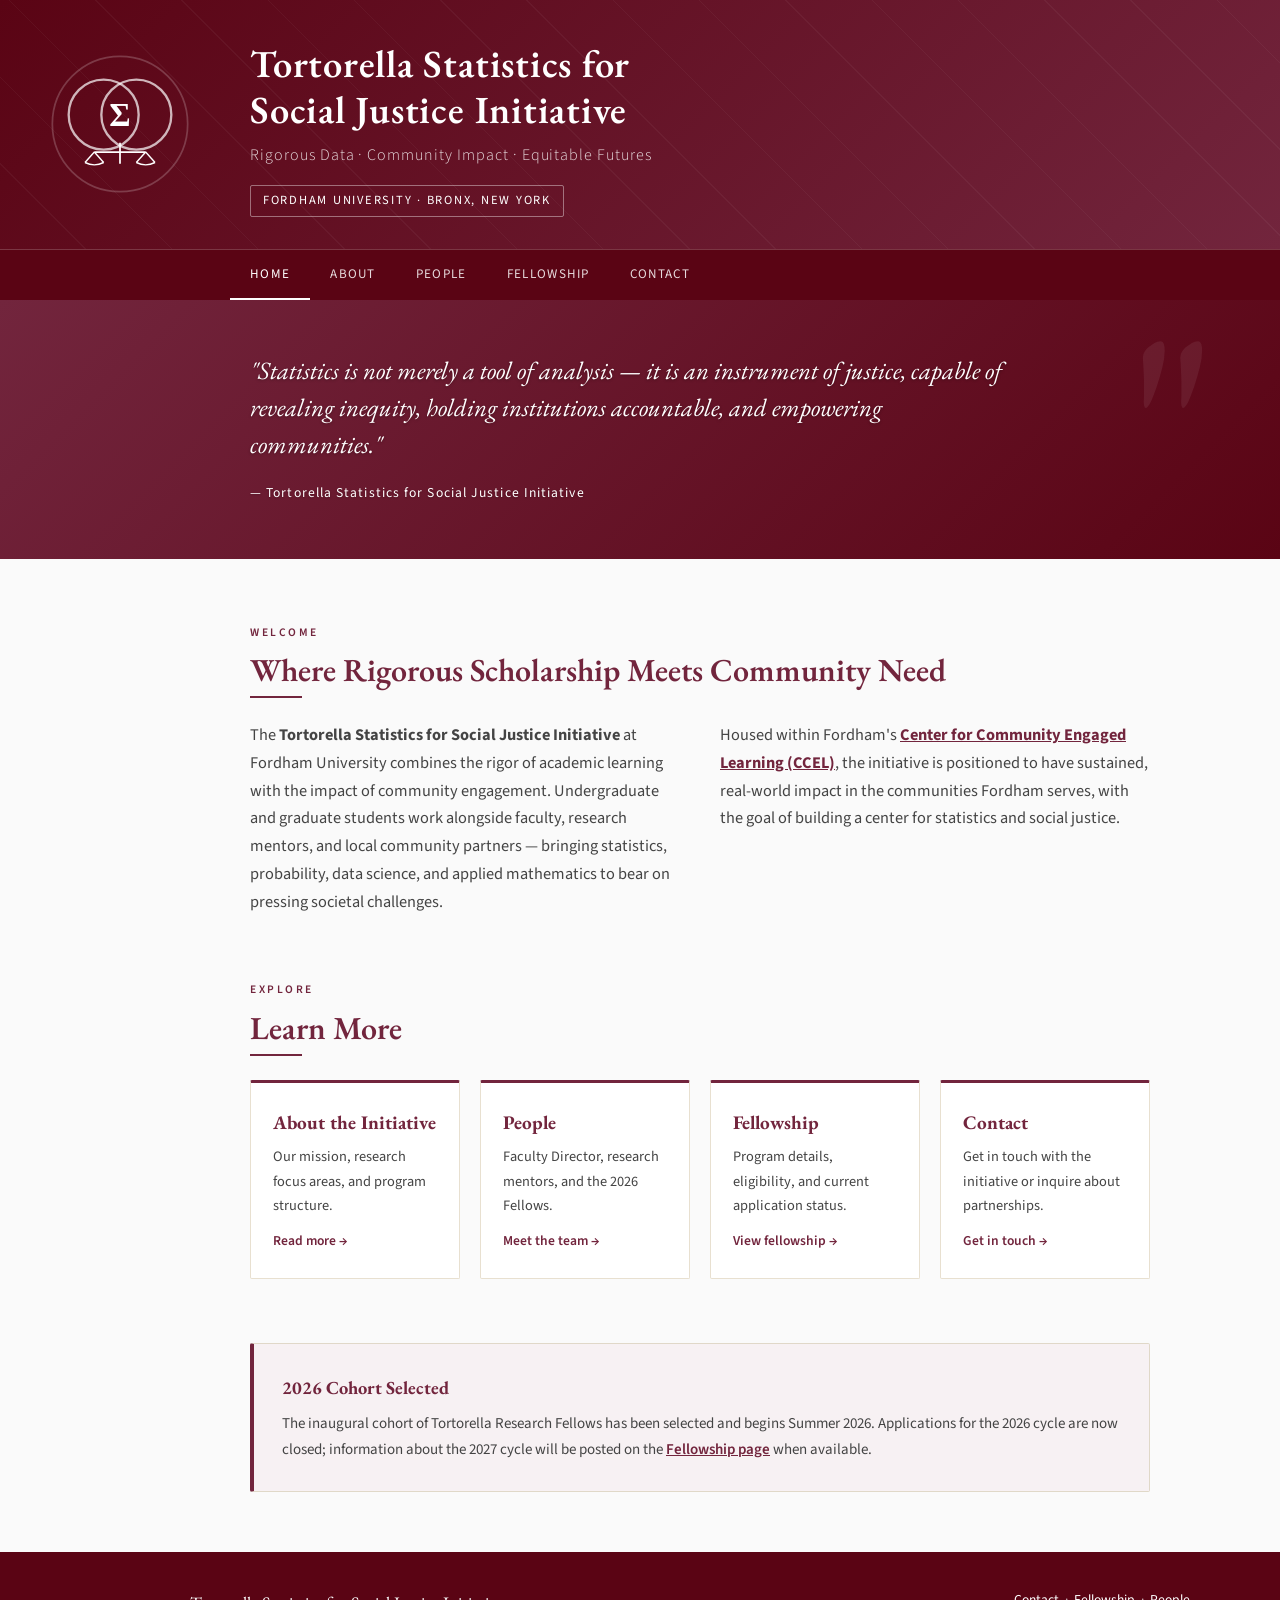
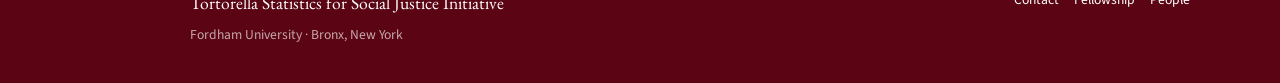
<file: index.html>
<!DOCTYPE html>
<html lang="en">
<head>
<meta charset="UTF-8"/>
<meta name="viewport" content="width=device-width, initial-scale=1.0"/>
<title>Tortorella Statistics for Social Justice Initiative – Fordham University</title>
<link href="https://fonts.googleapis.com/css2?family=EB+Garamond:ital,wght@0,400;0,600;1,400&family=Libre+Baskerville:ital,wght@0,400;0,700;1,400&family=Source+Sans+3:wght@300;400;600&display=swap" rel="stylesheet"/>
<link rel="icon" href="favicon.svg" type="image/svg+xml"/>
<link rel="stylesheet" href="styles.css"/>
</head>
<body>

<!-- HEADER -->
<header>
  <div class="header-inner">
    <div class="header-logo-area">
      <svg xmlns="http://www.w3.org/2000/svg" viewBox="0 0 120 120" width="140" height="140">
        <circle cx="60" cy="60" r="58" fill="none" stroke="white" stroke-width="1.5" opacity="0.2"/>
        <circle cx="46" cy="52" r="30" fill="none" stroke="white" stroke-width="2" opacity="0.7"/>
        <circle cx="74" cy="52" r="30" fill="none" stroke="white" stroke-width="2" opacity="0.7"/>
        <text x="60" y="62" text-anchor="middle" font-family="Georgia,serif" font-size="28" fill="white" font-weight="bold">Σ</text>
        <line x1="38" y1="84" x2="82" y2="84" stroke="white" stroke-width="1.5"/>
        <line x1="60" y1="76" x2="60" y2="94" stroke="white" stroke-width="1.5"/>
        <line x1="38" y1="84" x2="30" y2="93" stroke="white" stroke-width="1.2"/>
        <line x1="38" y1="84" x2="46" y2="93" stroke="white" stroke-width="1.2"/>
        <path d="M30,93 Q38,97 46,93" fill="none" stroke="white" stroke-width="1.2"/>
        <line x1="82" y1="84" x2="90" y2="93" stroke="white" stroke-width="1.2"/>
        <line x1="82" y1="84" x2="74" y2="93" stroke="white" stroke-width="1.2"/>
        <path d="M74,93 Q82,97 90,93" fill="none" stroke="white" stroke-width="1.2"/>
      </svg>
    </div>
    <div class="header-text">
      <h1><a href="index.html">Tortorella Statistics for<br>Social Justice Initiative</a></h1>
      <div class="tagline">Rigorous Data · Community Impact · Equitable Futures</div>
      <div class="fordham-badge">Fordham University · Bronx, New York</div>
    </div>
  </div>
</header>

<!-- NAVIGATION -->
<nav>
  <ul>
    <li><a href="index.html" class="active">Home</a></li>
    <li><a href="about.html">About</a></li>
    <li><a href="people.html">People</a></li>
    <li><a href="fellowship.html">Fellowship</a></li>
    <li><a href="contact.html">Contact</a></li>
  </ul>
</nav>

<!-- HERO QUOTE -->
<div class="hero-strip with-quote">
  <div class="hero-strip-inner">
    <blockquote>
      "Statistics is not merely a tool of analysis — it is an instrument of justice,
      capable of revealing inequity, holding institutions accountable, and empowering communities."
    </blockquote>
    <cite>— Tortorella Statistics for Social Justice Initiative</cite>
  </div>
</div>

<!-- MAIN -->
<div class="page-wrap" style="padding-top:0;">

  <!-- INTRO -->
  <section>
    <div class="section-label">Welcome</div>
    <h2>Where Rigorous Scholarship Meets Community Need</h2>
    <div class="section-rule"></div>
    <div class="two-col">
      <div>
        <p>
          The <strong>Tortorella Statistics for Social Justice Initiative</strong> at Fordham University
          combines the rigor of academic learning with the impact of community engagement.
          Undergraduate and graduate students work alongside faculty, research mentors, and local
          community partners — bringing statistics, probability, data science, and applied mathematics
          to bear on pressing societal challenges.
        </p>
      </div>
      <div>
        <p>
          Housed within Fordham's <strong><a href="https://www.fordham.edu/about/leadership-and-administration/administrative-offices/external-affairs/center-for-community-engaged-learning/about-us/" target="_blank" style="color:var(--maroon);text-decoration:underline;">Center for Community Engaged Learning (CCEL)</a></strong>,
          the initiative is positioned to have sustained, real-world impact in the communities
          Fordham serves, with the goal of building a center for statistics and social justice.
        </p>
      </div>
    </div>
  </section>

  <!-- QUICK LINKS -->
  <section>
    <div class="section-label">Explore</div>
    <h2>Learn More</h2>
    <div class="section-rule"></div>
    <div class="quick-links">
      <a class="quick-link" href="about.html">
        <h3>About the Initiative</h3>
        <p>Our mission, research focus areas, and program structure.</p>
        <span class="arrow">Read more →</span>
      </a>
      <a class="quick-link" href="people.html">
        <h3>People</h3>
        <p>Faculty Director, research mentors, and the 2026 Fellows.</p>
        <span class="arrow">Meet the team →</span>
      </a>
      <a class="quick-link" href="fellowship.html">
        <h3>Fellowship</h3>
        <p>Program details, eligibility, and current application status.</p>
        <span class="arrow">View fellowship →</span>
      </a>
      <a class="quick-link" href="contact.html">
        <h3>Contact</h3>
        <p>Get in touch with the initiative or inquire about partnerships.</p>
        <span class="arrow">Get in touch →</span>
      </a>
    </div>
  </section>

  <!-- 2026 STATUS CALLOUT -->
  <section>
    <div class="partner-box" style="border-left:4px solid var(--maroon);">
      <h3>2026 Cohort Selected</h3>
      <p>
        The inaugural cohort of Tortorella Research Fellows has been selected and begins
        Summer 2026. Applications for the 2026 cycle are now closed; information about the
        2027 cycle will be posted on the <a href="fellowship.html" style="color:var(--maroon);font-weight:600;text-decoration:underline;">Fellowship page</a> when available.
      </p>
    </div>
  </section>

</div>

<!-- FOOTER -->
<footer>
  <div class="footer-inner">
    <div>
      <div class="footer-brand">Tortorella Statistics for Social Justice Initiative</div>
      <div>Fordham University · Bronx, New York</div>
    </div>
    <div>
      <a href="contact.html">Contact</a> &nbsp;·&nbsp;
      <a href="fellowship.html">Fellowship</a> &nbsp;·&nbsp;
      <a href="people.html">People</a>
    </div>
  </div>
</footer>

</body>
</html>
</file>
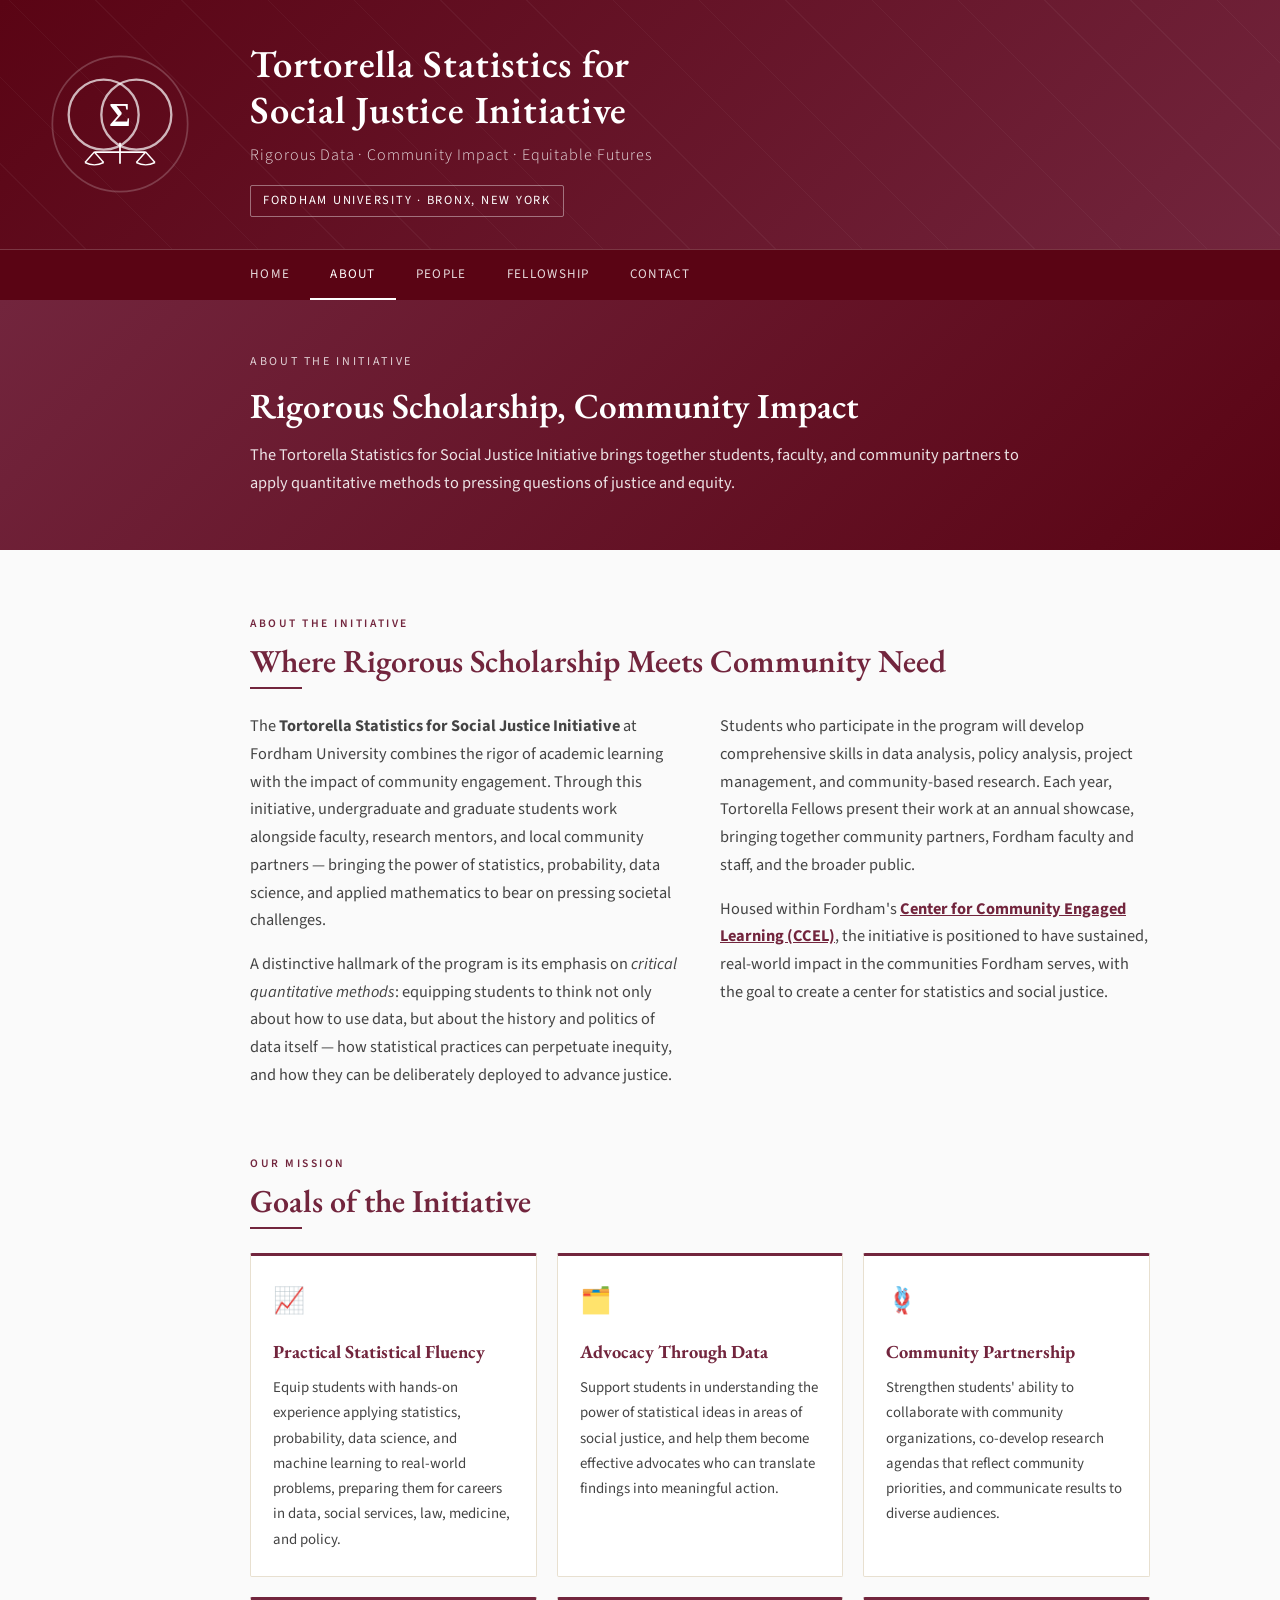
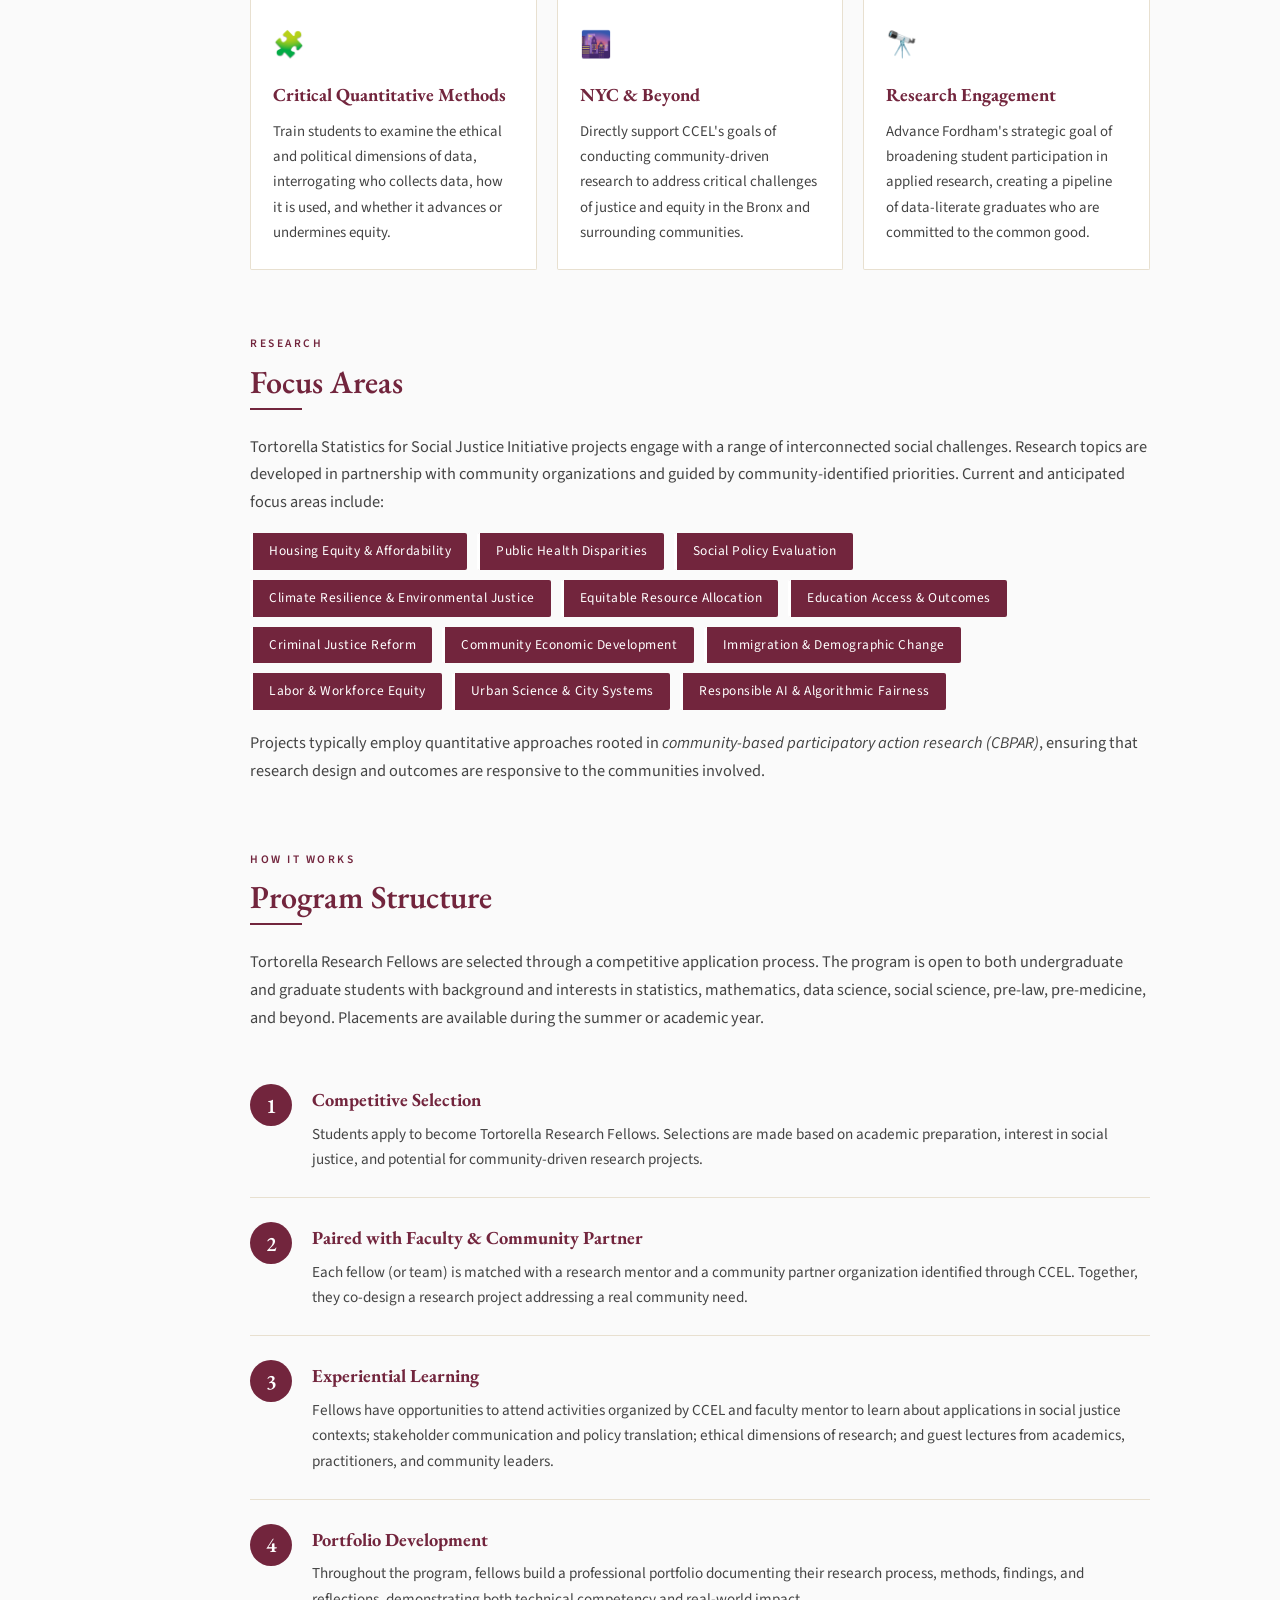
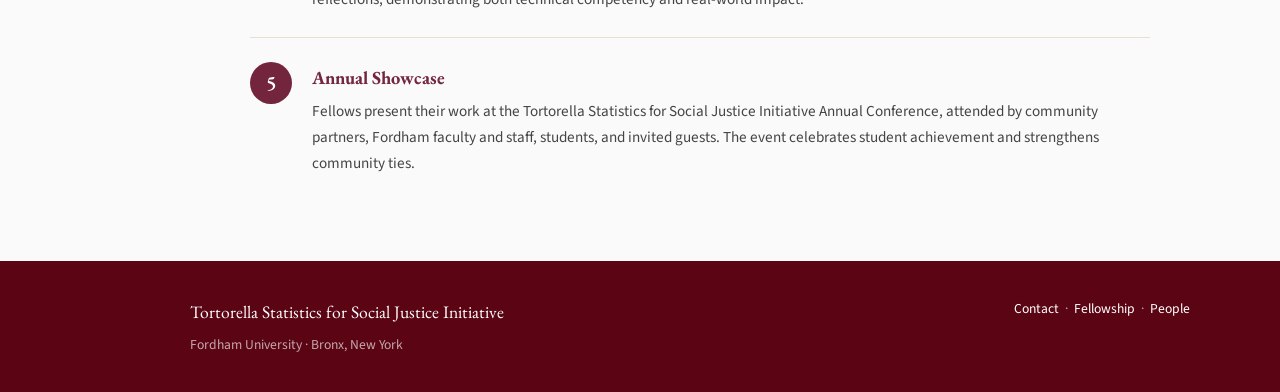
<file: about.html>
<!DOCTYPE html>
<html lang="en">
<head>
<meta charset="UTF-8"/>
<meta name="viewport" content="width=device-width, initial-scale=1.0"/>
<title>About — Tortorella Statistics for Social Justice Initiative</title>
<link href="https://fonts.googleapis.com/css2?family=EB+Garamond:ital,wght@0,400;0,600;1,400&family=Libre+Baskerville:ital,wght@0,400;0,700;1,400&family=Source+Sans+3:wght@300;400;600&display=swap" rel="stylesheet"/>
<link rel="icon" href="favicon.svg" type="image/svg+xml"/>
<link rel="stylesheet" href="styles.css"/>
</head>
<body>

<!-- HEADER -->
<header>
  <div class="header-inner">
    <div class="header-logo-area">
      <svg xmlns="http://www.w3.org/2000/svg" viewBox="0 0 120 120" width="140" height="140">
        <circle cx="60" cy="60" r="58" fill="none" stroke="white" stroke-width="1.5" opacity="0.2"/>
        <circle cx="46" cy="52" r="30" fill="none" stroke="white" stroke-width="2" opacity="0.7"/>
        <circle cx="74" cy="52" r="30" fill="none" stroke="white" stroke-width="2" opacity="0.7"/>
        <text x="60" y="62" text-anchor="middle" font-family="Georgia,serif" font-size="28" fill="white" font-weight="bold">Σ</text>
        <line x1="38" y1="84" x2="82" y2="84" stroke="white" stroke-width="1.5"/>
        <line x1="60" y1="76" x2="60" y2="94" stroke="white" stroke-width="1.5"/>
        <line x1="38" y1="84" x2="30" y2="93" stroke="white" stroke-width="1.2"/>
        <line x1="38" y1="84" x2="46" y2="93" stroke="white" stroke-width="1.2"/>
        <path d="M30,93 Q38,97 46,93" fill="none" stroke="white" stroke-width="1.2"/>
        <line x1="82" y1="84" x2="90" y2="93" stroke="white" stroke-width="1.2"/>
        <line x1="82" y1="84" x2="74" y2="93" stroke="white" stroke-width="1.2"/>
        <path d="M74,93 Q82,97 90,93" fill="none" stroke="white" stroke-width="1.2"/>
      </svg>
    </div>
    <div class="header-text">
      <h1><a href="index.html">Tortorella Statistics for<br>Social Justice Initiative</a></h1>
      <div class="tagline">Rigorous Data · Community Impact · Equitable Futures</div>
      <div class="fordham-badge">Fordham University · Bronx, New York</div>
    </div>
  </div>
</header>

<!-- NAVIGATION -->
<nav>
  <ul>
    <li><a href="index.html">Home</a></li>
    <li><a href="about.html" class="active">About</a></li>
    <li><a href="people.html">People</a></li>
    <li><a href="fellowship.html">Fellowship</a></li>
    <li><a href="contact.html">Contact</a></li>
  </ul>
</nav>

<!-- PAGE HERO -->
<div class="hero-strip">
  <div class="hero-strip-inner">
    <div class="eyebrow">About the Initiative</div>
    <h1>Rigorous Scholarship, Community Impact</h1>
    <p>
      The Tortorella Statistics for Social Justice Initiative brings together students, faculty,
      and community partners to apply quantitative methods to pressing questions of justice and
      equity.
    </p>
  </div>
</div>

<!-- MAIN -->
<div class="page-wrap" style="padding-top:0;">

  <!-- OVERVIEW -->
  <section>
    <div class="section-label">About the Initiative</div>
    <h2>Where Rigorous Scholarship Meets Community Need</h2>
    <div class="section-rule"></div>
    <div class="two-col">
      <div>
        <p>
          The <strong>Tortorella Statistics for Social Justice Initiative</strong> at Fordham University
          combines the rigor of academic learning with the impact of community engagement. Through this initiative,
          undergraduate and graduate students work alongside faculty, research mentors, and local community partners —
          bringing the power of statistics, probability, data science, and applied mathematics to bear on
          pressing societal challenges.
        </p>
        <p>
          A distinctive hallmark of the program is its emphasis on <em>critical quantitative methods</em>:
          equipping students to think not only about how to use data, but about the history and politics
          of data itself — how statistical practices can perpetuate inequity, and how they can be
          deliberately deployed to advance justice.
        </p>
      </div>
      <div>
        <p>
          Students who participate in the program will develop comprehensive skills in
          data analysis, policy analysis, project management, and community-based research.
          Each year, Tortorella Fellows present their work at an annual showcase, bringing together
          community partners, Fordham faculty and staff, and the broader public.
        </p>
        <p>
          Housed within Fordham's <strong><a href="https://www.fordham.edu/about/leadership-and-administration/administrative-offices/external-affairs/center-for-community-engaged-learning/about-us/" target="_blank" style="color:var(--maroon);text-decoration:underline;">Center for Community Engaged Learning (CCEL)</a></strong>, the initiative is positioned to have
          sustained, real-world impact in the communities Fordham serves, with the goal
          to create a center for statistics and social justice.
        </p>
      </div>
    </div>
  </section>

  <!-- MISSION -->
  <section>
    <div class="section-label">Our Mission</div>
    <h2>Goals of the Initiative</h2>
    <div class="section-rule"></div>
    <div class="card-grid">
      <div class="card">
        <span class="icon">📈</span>
        <h3>Practical Statistical Fluency</h3>
        <p>Equip students with hands-on experience applying statistics, probability, data science, and machine learning to real-world problems, preparing them for careers in data, social services, law, medicine, and policy.</p>
      </div>
      <div class="card">
        <span class="icon">🗂️</span>
        <h3>Advocacy Through Data</h3>
        <p>Support students in understanding the power of statistical ideas in areas of social justice, and help them become effective advocates who can translate findings into meaningful action.</p>
      </div>
      <div class="card">
        <span class="icon">🪢</span>
        <h3>Community Partnership</h3>
        <p>Strengthen students' ability to collaborate with community organizations, co-develop research agendas that reflect community priorities, and communicate results to diverse audiences.</p>
      </div>
      <div class="card">
        <span class="icon">🧩</span>
        <h3>Critical Quantitative Methods</h3>
        <p>Train students to examine the ethical and political dimensions of data, interrogating who collects data, how it is used, and whether it advances or undermines equity.</p>
      </div>
      <div class="card">
        <span class="icon">🌆</span>
        <h3>NYC &amp; Beyond</h3>
        <p>Directly support CCEL's goals of conducting community-driven research to address critical challenges of justice and equity in the Bronx and surrounding communities.</p>
      </div>
      <div class="card">
        <span class="icon">🔭</span>
        <h3>Research Engagement</h3>
        <p>Advance Fordham's strategic goal of broadening student participation in applied research, creating a pipeline of data-literate graduates who are committed to the common good.</p>
      </div>
    </div>
  </section>

  <!-- RESEARCH FOCUS -->
  <section>
    <div class="section-label">Research</div>
    <h2>Focus Areas</h2>
    <div class="section-rule"></div>
    <p>
      Tortorella Statistics for Social Justice Initiative projects engage with a range of interconnected social challenges.
      Research topics are developed in partnership with community organizations and guided by
      community-identified priorities. Current and anticipated focus areas include:
    </p>
    <div class="focus-list">
      <span class="focus-tag">Housing Equity &amp; Affordability</span>
      <span class="focus-tag">Public Health Disparities</span>
      <span class="focus-tag">Social Policy Evaluation</span>
      <span class="focus-tag">Climate Resilience &amp; Environmental Justice</span>
      <span class="focus-tag">Equitable Resource Allocation</span>
      <span class="focus-tag">Education Access &amp; Outcomes</span>
      <span class="focus-tag">Criminal Justice Reform</span>
      <span class="focus-tag">Community Economic Development</span>
      <span class="focus-tag">Immigration &amp; Demographic Change</span>
      <span class="focus-tag">Labor &amp; Workforce Equity</span>
      <span class="focus-tag">Urban Science &amp; City Systems</span>
      <span class="focus-tag">Responsible AI &amp; Algorithmic Fairness</span>
    </div>
    <p style="margin-top:20px;">
      Projects typically employ quantitative approaches rooted in
      <em>community-based participatory action research (CBPAR)</em>, ensuring that research design
      and outcomes are responsive to the communities involved.
    </p>
  </section>

  <!-- PROGRAM STRUCTURE -->
  <section>
    <div class="section-label">How It Works</div>
    <h2>Program Structure</h2>
    <div class="section-rule"></div>
    <p>
      Tortorella Research Fellows are selected through a competitive application process. The program is open to
      both undergraduate and graduate students with background and interests in statistics, mathematics,
      data science, social science, pre-law, pre-medicine, and beyond. Placements are available during the summer or academic year.
    </p>
    <div class="steps" style="margin-top:28px;">
      <div class="step">
        <div class="step-num">1</div>
        <div class="step-body">
          <h3>Competitive Selection</h3>
          <p>Students apply to become Tortorella Research Fellows. Selections are made based on academic preparation, interest in social justice, and potential for community-driven research projects.</p>
        </div>
      </div>
      <div class="step">
        <div class="step-num">2</div>
        <div class="step-body">
          <h3>Paired with Faculty &amp; Community Partner</h3>
          <p>Each fellow (or team) is matched with a research mentor and a community partner organization identified through CCEL. Together, they co-design a research project addressing a real community need.</p>
        </div>
      </div>
      <div class="step">
        <div class="step-num">3</div>
        <div class="step-body">
          <h3>Experiential Learning</h3>
          <p>Fellows have opportunities to attend activities organized by CCEL and faculty mentor to learn about applications in social justice contexts; stakeholder communication and policy translation; ethical dimensions of research; and guest lectures from academics, practitioners, and community leaders.</p>
        </div>
      </div>
      <div class="step">
        <div class="step-num">4</div>
        <div class="step-body">
          <h3>Portfolio Development</h3>
          <p>Throughout the program, fellows build a professional portfolio documenting their research process, methods, findings, and reflections, demonstrating both technical competency and real-world impact.</p>
        </div>
      </div>
      <div class="step">
        <div class="step-num">5</div>
        <div class="step-body">
          <h3>Annual Showcase</h3>
          <p>Fellows present their work at the Tortorella Statistics for Social Justice Initiative Annual Conference, attended by community partners, Fordham faculty and staff, students, and invited guests. The event celebrates student achievement and strengthens community ties.</p>
        </div>
      </div>
    </div>
  </section>

</div>

<!-- FOOTER -->
<footer>
  <div class="footer-inner">
    <div>
      <div class="footer-brand">Tortorella Statistics for Social Justice Initiative</div>
      <div>Fordham University · Bronx, New York</div>
    </div>
    <div>
      <a href="contact.html">Contact</a> &nbsp;·&nbsp;
      <a href="fellowship.html">Fellowship</a> &nbsp;·&nbsp;
      <a href="people.html">People</a>
    </div>
  </div>
</footer>

</body>
</html>
</file>
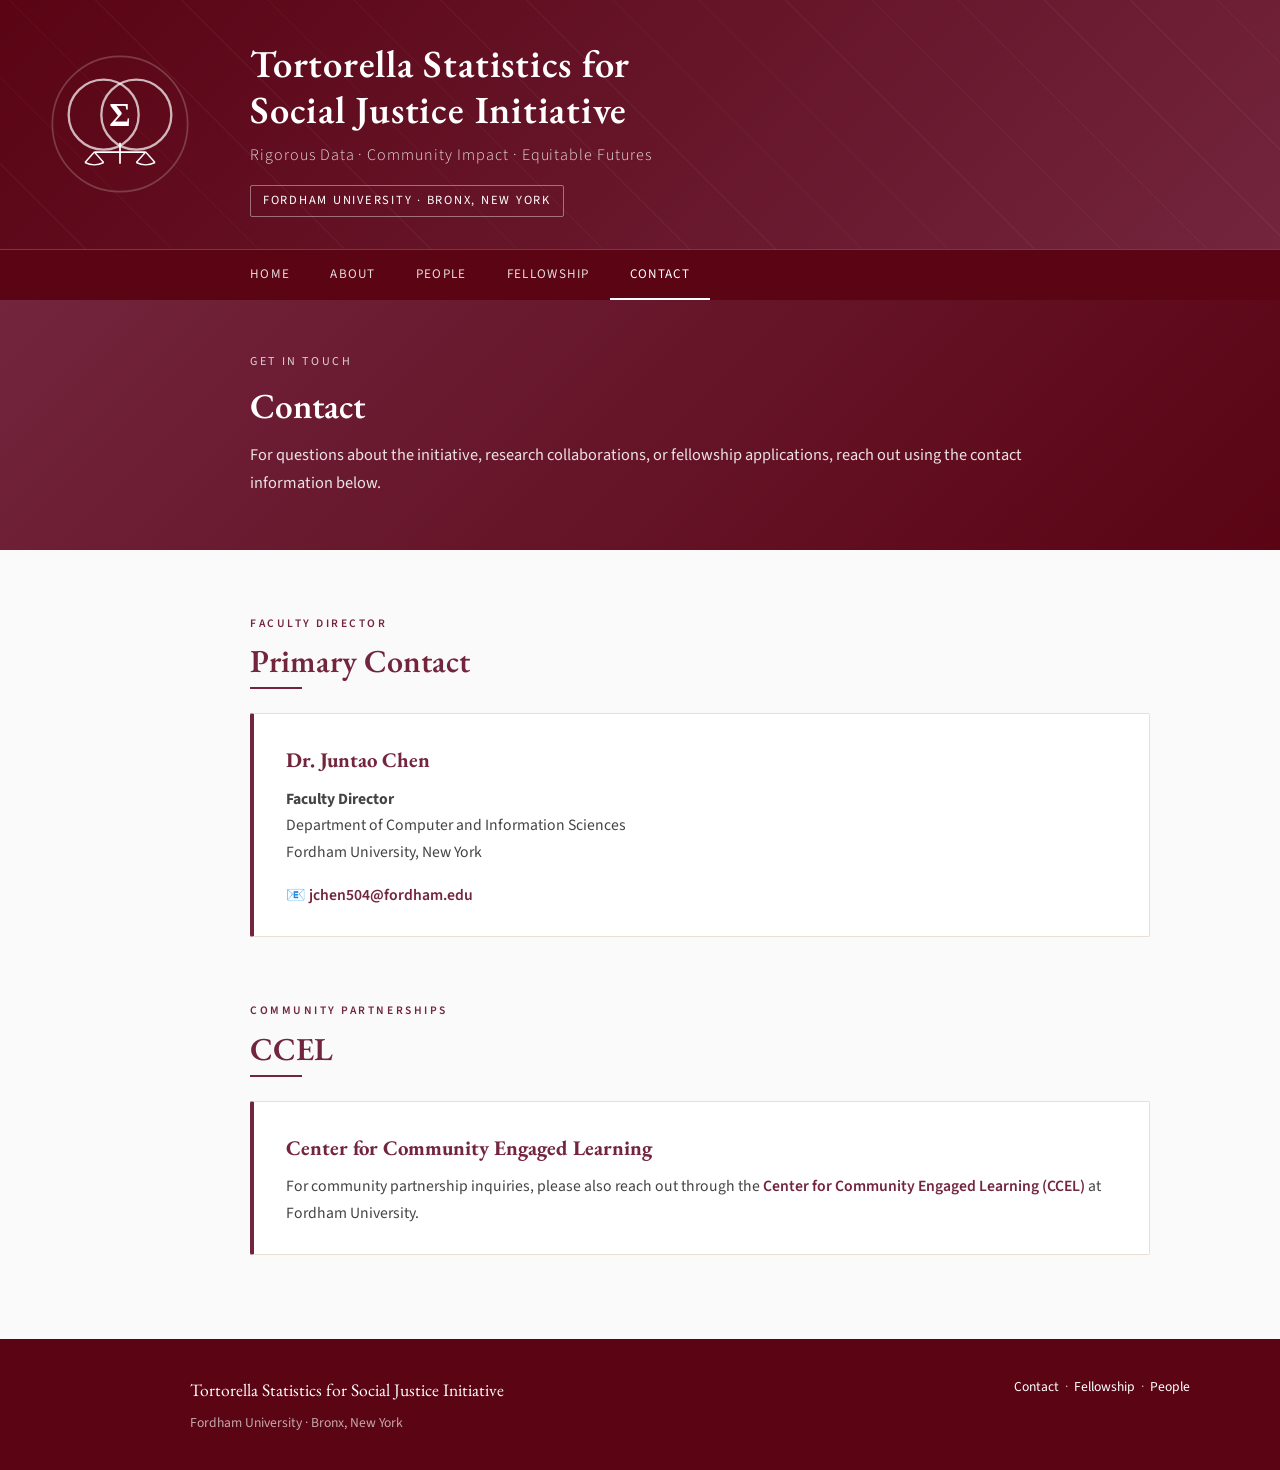
<file: contact.html>
<!DOCTYPE html>
<html lang="en">
<head>
<meta charset="UTF-8"/>
<meta name="viewport" content="width=device-width, initial-scale=1.0"/>
<title>Contact — Tortorella Statistics for Social Justice Initiative</title>
<link href="https://fonts.googleapis.com/css2?family=EB+Garamond:ital,wght@0,400;0,600;1,400&family=Libre+Baskerville:ital,wght@0,400;0,700;1,400&family=Source+Sans+3:wght@300;400;600&display=swap" rel="stylesheet"/>
<link rel="icon" href="favicon.svg" type="image/svg+xml"/>
<link rel="stylesheet" href="styles.css"/>
</head>
<body>

<!-- HEADER -->
<header>
  <div class="header-inner">
    <div class="header-logo-area">
      <svg xmlns="http://www.w3.org/2000/svg" viewBox="0 0 120 120" width="140" height="140">
        <circle cx="60" cy="60" r="58" fill="none" stroke="white" stroke-width="1.5" opacity="0.2"/>
        <circle cx="46" cy="52" r="30" fill="none" stroke="white" stroke-width="2" opacity="0.7"/>
        <circle cx="74" cy="52" r="30" fill="none" stroke="white" stroke-width="2" opacity="0.7"/>
        <text x="60" y="62" text-anchor="middle" font-family="Georgia,serif" font-size="28" fill="white" font-weight="bold">Σ</text>
        <line x1="38" y1="84" x2="82" y2="84" stroke="white" stroke-width="1.5"/>
        <line x1="60" y1="76" x2="60" y2="94" stroke="white" stroke-width="1.5"/>
        <line x1="38" y1="84" x2="30" y2="93" stroke="white" stroke-width="1.2"/>
        <line x1="38" y1="84" x2="46" y2="93" stroke="white" stroke-width="1.2"/>
        <path d="M30,93 Q38,97 46,93" fill="none" stroke="white" stroke-width="1.2"/>
        <line x1="82" y1="84" x2="90" y2="93" stroke="white" stroke-width="1.2"/>
        <line x1="82" y1="84" x2="74" y2="93" stroke="white" stroke-width="1.2"/>
        <path d="M74,93 Q82,97 90,93" fill="none" stroke="white" stroke-width="1.2"/>
      </svg>
    </div>
    <div class="header-text">
      <h1><a href="index.html">Tortorella Statistics for<br>Social Justice Initiative</a></h1>
      <div class="tagline">Rigorous Data · Community Impact · Equitable Futures</div>
      <div class="fordham-badge">Fordham University · Bronx, New York</div>
    </div>
  </div>
</header>

<!-- NAVIGATION -->
<nav>
  <ul>
    <li><a href="index.html">Home</a></li>
    <li><a href="about.html">About</a></li>
    <li><a href="people.html">People</a></li>
    <li><a href="fellowship.html">Fellowship</a></li>
    <li><a href="contact.html" class="active">Contact</a></li>
  </ul>
</nav>

<!-- PAGE HERO -->
<div class="hero-strip">
  <div class="hero-strip-inner">
    <div class="eyebrow">Get in Touch</div>
    <h1>Contact</h1>
    <p>
      For questions about the initiative, research collaborations, or fellowship applications,
      reach out using the contact information below.
    </p>
  </div>
</div>

<!-- MAIN -->
<div class="page-wrap" style="padding-top:0;">

  <section>
    <div class="section-label">Faculty Director</div>
    <h2>Primary Contact</h2>
    <div class="section-rule"></div>

    <div class="contact-block">
      <h3>Dr. Juntao Chen</h3>
      <p>
        <strong>Faculty Director</strong><br>
        Department of Computer and Information Sciences<br>
        Fordham University, New York
      </p>
      <p>
        📧 <a href="mailto:jchen504@fordham.edu">jchen504@fordham.edu</a>
      </p>
    </div>
  </section>

  <section>
    <div class="section-label">Community Partnerships</div>
    <h2>CCEL</h2>
    <div class="section-rule"></div>

    <div class="contact-block">
      <h3>Center for Community Engaged Learning</h3>
      <p>
        For community partnership inquiries, please also reach out through the
        <strong><a href="https://www.fordham.edu/about/leadership-and-administration/administrative-offices/external-affairs/center-for-community-engaged-learning/about-us/" target="_blank">Center for Community Engaged Learning (CCEL)</a></strong>
        at Fordham University.
      </p>
    </div>
  </section>

</div>

<!-- FOOTER -->
<footer>
  <div class="footer-inner">
    <div>
      <div class="footer-brand">Tortorella Statistics for Social Justice Initiative</div>
      <div>Fordham University · Bronx, New York</div>
    </div>
    <div>
      <a href="contact.html">Contact</a> &nbsp;·&nbsp;
      <a href="fellowship.html">Fellowship</a> &nbsp;·&nbsp;
      <a href="people.html">People</a>
    </div>
  </div>
</footer>

</body>
</html>
</file>
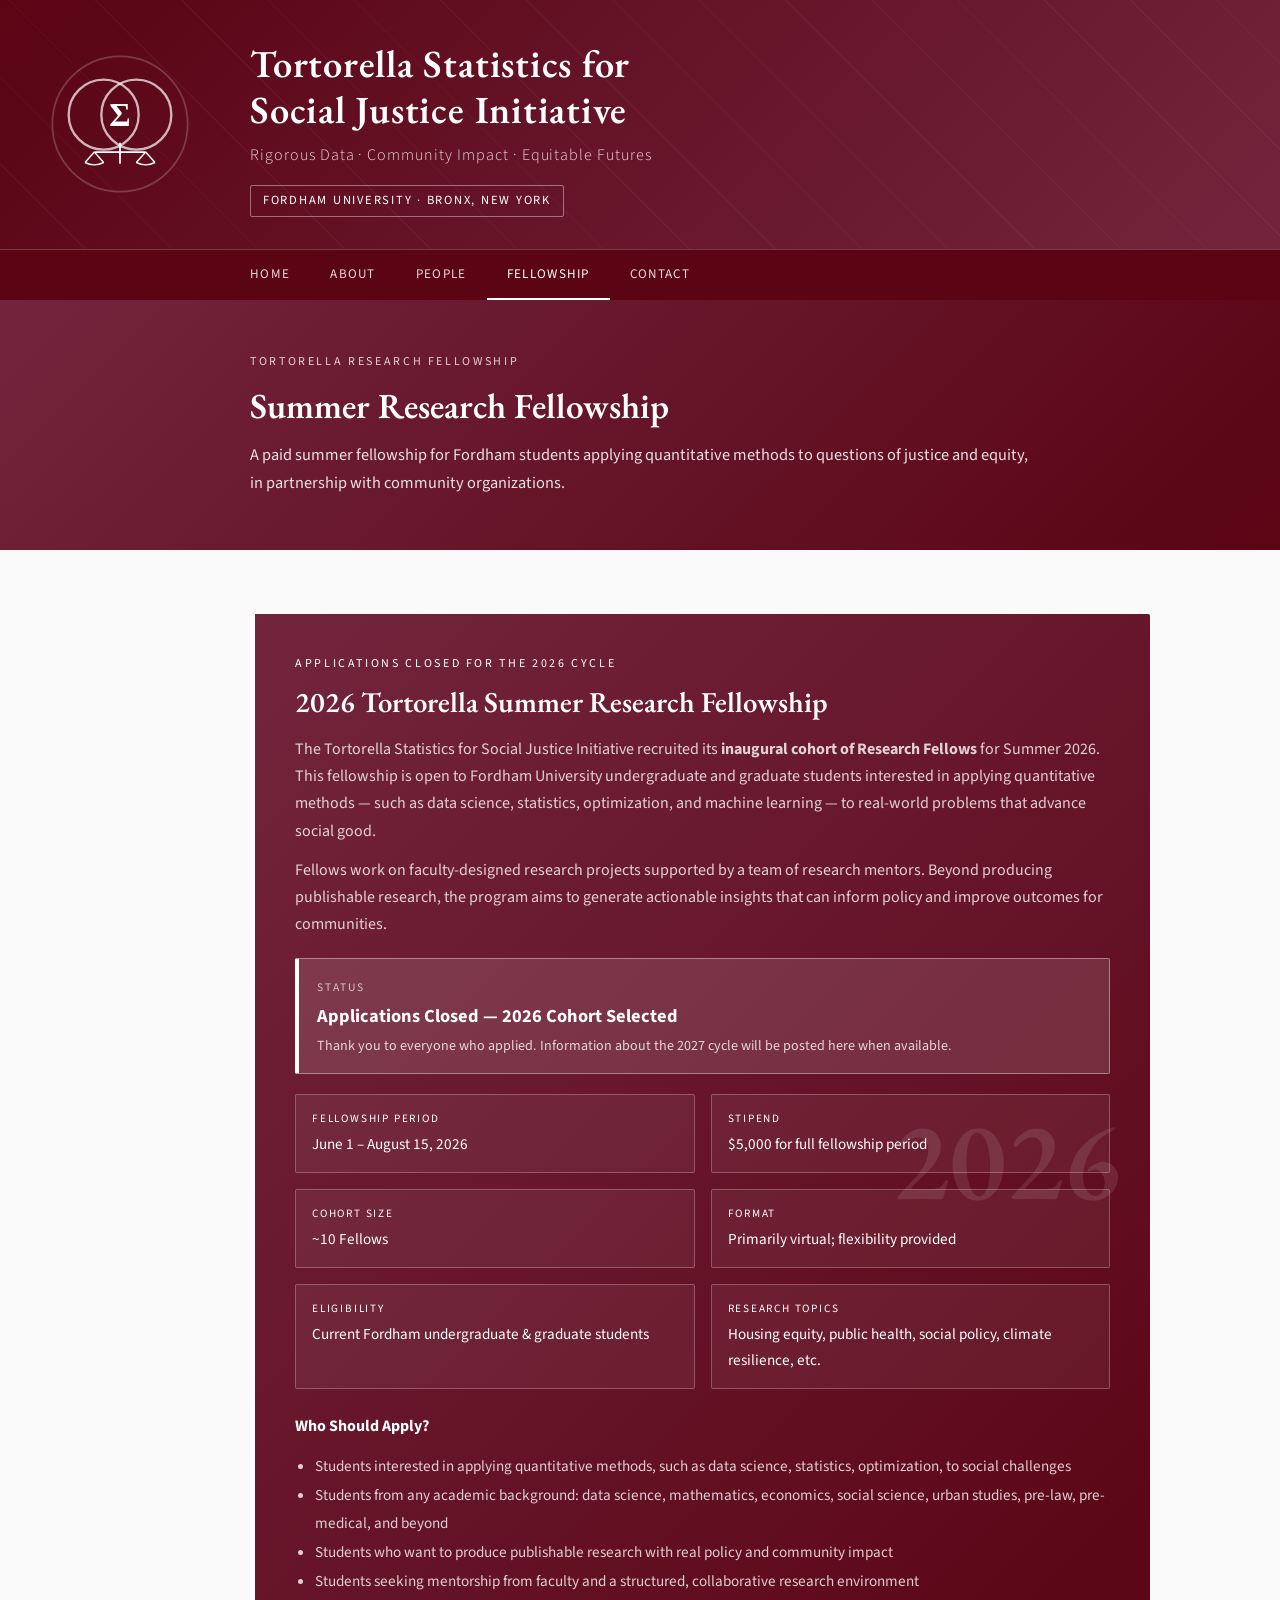
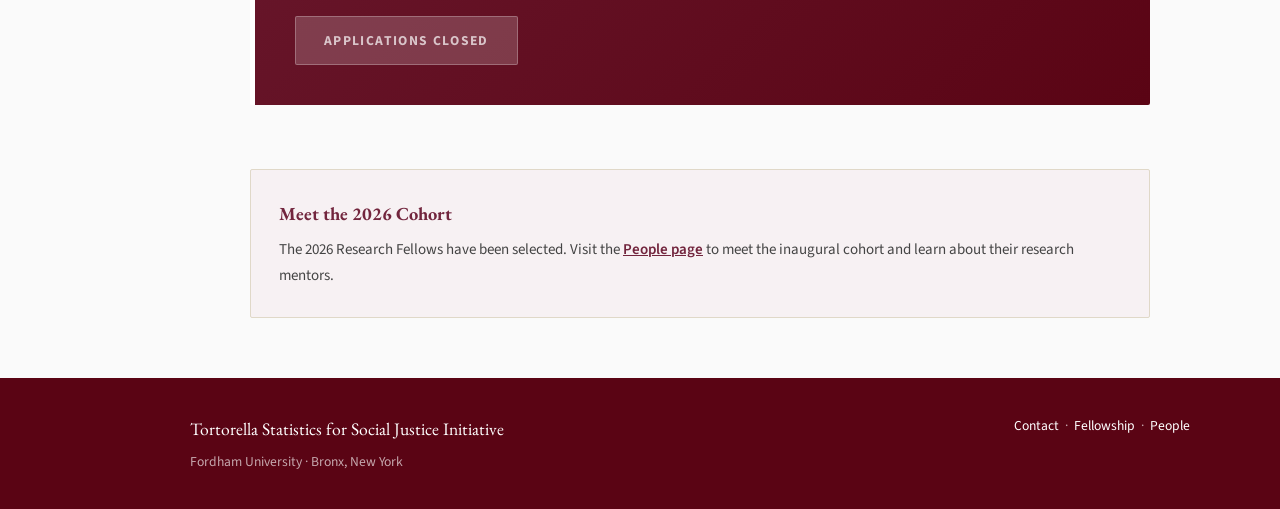
<file: fellowship.html>
<!DOCTYPE html>
<html lang="en">
<head>
<meta charset="UTF-8"/>
<meta name="viewport" content="width=device-width, initial-scale=1.0"/>
<title>Fellowship — Tortorella Statistics for Social Justice Initiative</title>
<link href="https://fonts.googleapis.com/css2?family=EB+Garamond:ital,wght@0,400;0,600;1,400&family=Libre+Baskerville:ital,wght@0,400;0,700;1,400&family=Source+Sans+3:wght@300;400;600&display=swap" rel="stylesheet"/>
<link rel="icon" href="favicon.svg" type="image/svg+xml"/>
<link rel="stylesheet" href="styles.css"/>
</head>
<body>

<!-- HEADER -->
<header>
  <div class="header-inner">
    <div class="header-logo-area">
      <svg xmlns="http://www.w3.org/2000/svg" viewBox="0 0 120 120" width="140" height="140">
        <circle cx="60" cy="60" r="58" fill="none" stroke="white" stroke-width="1.5" opacity="0.2"/>
        <circle cx="46" cy="52" r="30" fill="none" stroke="white" stroke-width="2" opacity="0.7"/>
        <circle cx="74" cy="52" r="30" fill="none" stroke="white" stroke-width="2" opacity="0.7"/>
        <text x="60" y="62" text-anchor="middle" font-family="Georgia,serif" font-size="28" fill="white" font-weight="bold">Σ</text>
        <line x1="38" y1="84" x2="82" y2="84" stroke="white" stroke-width="1.5"/>
        <line x1="60" y1="76" x2="60" y2="94" stroke="white" stroke-width="1.5"/>
        <line x1="38" y1="84" x2="30" y2="93" stroke="white" stroke-width="1.2"/>
        <line x1="38" y1="84" x2="46" y2="93" stroke="white" stroke-width="1.2"/>
        <path d="M30,93 Q38,97 46,93" fill="none" stroke="white" stroke-width="1.2"/>
        <line x1="82" y1="84" x2="90" y2="93" stroke="white" stroke-width="1.2"/>
        <line x1="82" y1="84" x2="74" y2="93" stroke="white" stroke-width="1.2"/>
        <path d="M74,93 Q82,97 90,93" fill="none" stroke="white" stroke-width="1.2"/>
      </svg>
    </div>
    <div class="header-text">
      <h1><a href="index.html">Tortorella Statistics for<br>Social Justice Initiative</a></h1>
      <div class="tagline">Rigorous Data · Community Impact · Equitable Futures</div>
      <div class="fordham-badge">Fordham University · Bronx, New York</div>
    </div>
  </div>
</header>

<!-- NAVIGATION -->
<nav>
  <ul>
    <li><a href="index.html">Home</a></li>
    <li><a href="about.html">About</a></li>
    <li><a href="people.html">People</a></li>
    <li><a href="fellowship.html" class="active">Fellowship</a></li>
    <li><a href="contact.html">Contact</a></li>
  </ul>
</nav>

<!-- PAGE HERO -->
<div class="hero-strip">
  <div class="hero-strip-inner">
    <div class="eyebrow">Tortorella Research Fellowship</div>
    <h1>Summer Research Fellowship</h1>
    <p>
      A paid summer fellowship for Fordham students applying quantitative methods to questions
      of justice and equity, in partnership with community organizations.
    </p>
  </div>
</div>

<!-- MAIN -->
<div class="page-wrap" style="padding-top:0;">

  <!-- FELLOWSHIP BANNER -->
  <section>
    <div class="fellowship-banner">
      <div class="eyebrow">Applications Closed for the 2026 Cycle</div>
      <h2>2026 Tortorella Summer Research Fellowship</h2>
      <p>
        The Tortorella Statistics for Social Justice Initiative recruited its <strong>inaugural cohort of Research Fellows</strong> for Summer 2026.
        This fellowship is open to Fordham University undergraduate and graduate students interested in applying quantitative methods —
        such as data science, statistics, optimization, and machine learning — to real-world problems that advance social good.
      </p>
      <p>
        Fellows work on faculty-designed research projects supported by a team of research mentors. Beyond producing publishable
        research, the program aims to generate actionable insights that can inform policy and improve outcomes for communities.
      </p>

      <!-- Status callout -->
      <div class="status-callout">
        <span class="label">Status</span><br>
        <span class="headline">Applications Closed — 2026 Cohort Selected</span><br>
        <span class="note">Thank you to everyone who applied. Information about the 2027 cycle will be posted here when available.</span>
      </div>

      <div class="detail-grid">
        <div class="detail-item">
          <div class="label">Fellowship Period</div>
          <div class="value">June 1 – August 15, 2026</div>
        </div>
        <div class="detail-item">
          <div class="label">Stipend</div>
          <div class="value">$5,000 for full fellowship period</div>
        </div>
        <div class="detail-item">
          <div class="label">Cohort Size</div>
          <div class="value">~10 Fellows</div>
        </div>
        <div class="detail-item">
          <div class="label">Format</div>
          <div class="value">Primarily virtual; flexibility provided</div>
        </div>
        <div class="detail-item">
          <div class="label">Eligibility</div>
          <div class="value">Current Fordham undergraduate &amp; graduate students</div>
        </div>
        <div class="detail-item">
          <div class="label">Research Topics</div>
          <div class="value">Housing equity, public health, social policy, climate resilience, etc.</div>
        </div>
      </div>

      <p><strong style="color:white;">Who Should Apply?</strong></p>
      <ul>
        <li>Students interested in applying quantitative methods, such as data science, statistics, optimization, to social challenges</li>
        <li>Students from any academic background: data science, mathematics, economics, social science, urban studies, pre-law, pre-medical, and beyond</li>
        <li>Students who want to produce publishable research with real policy and community impact</li>
        <li>Students seeking mentorship from faculty and a structured, collaborative research environment</li>
      </ul>

      <span class="btn btn-disabled" aria-disabled="true">Applications Closed</span>
    </div>
  </section>

  <!-- MEET THE COHORT LINK -->
  <section>
    <div class="partner-box">
      <h3>Meet the 2026 Cohort</h3>
      <p>
        The 2026 Research Fellows have been selected. Visit the
        <a href="people.html" style="color:var(--maroon);font-weight:600;text-decoration:underline;">People page</a>
        to meet the inaugural cohort and learn about their research mentors.
      </p>
    </div>
  </section>

</div>

<!-- FOOTER -->
<footer>
  <div class="footer-inner">
    <div>
      <div class="footer-brand">Tortorella Statistics for Social Justice Initiative</div>
      <div>Fordham University · Bronx, New York</div>
    </div>
    <div>
      <a href="contact.html">Contact</a> &nbsp;·&nbsp;
      <a href="fellowship.html">Fellowship</a> &nbsp;·&nbsp;
      <a href="people.html">People</a>
    </div>
  </div>
</footer>

</body>
</html>
</file>
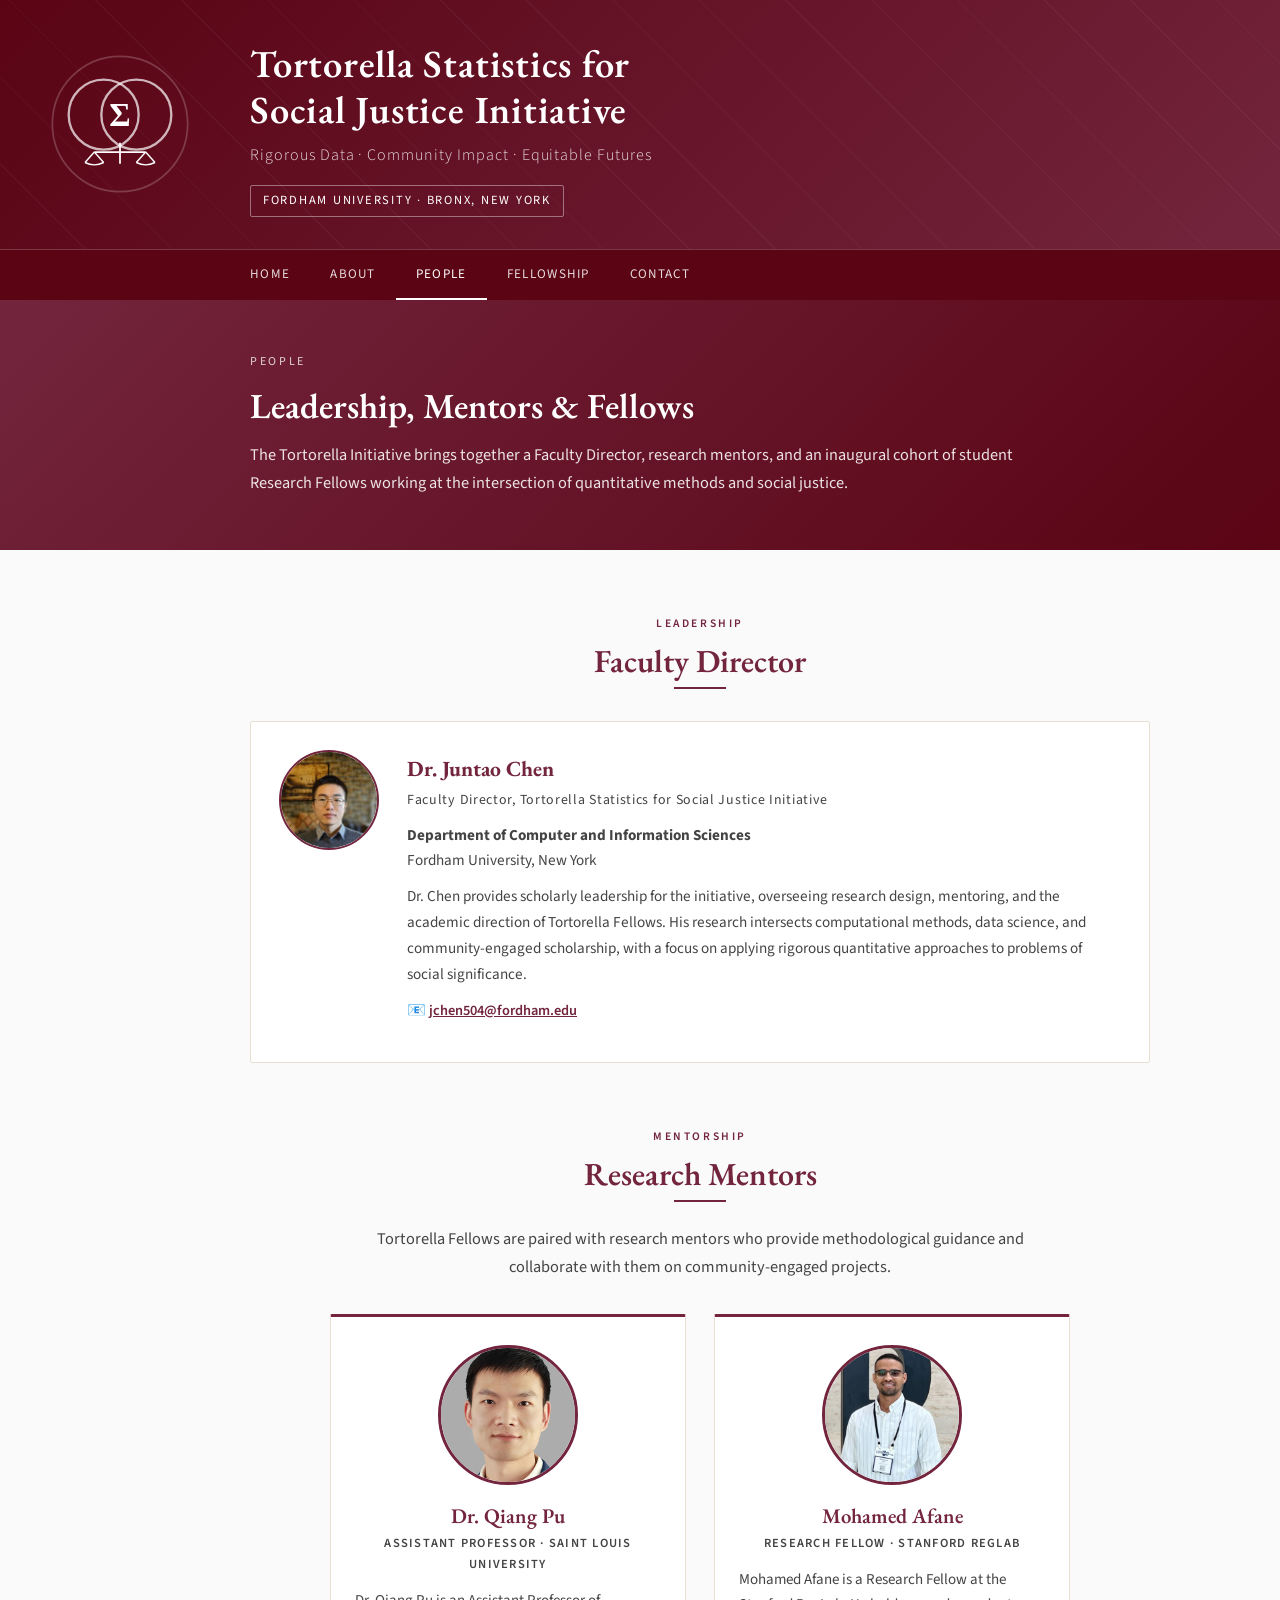
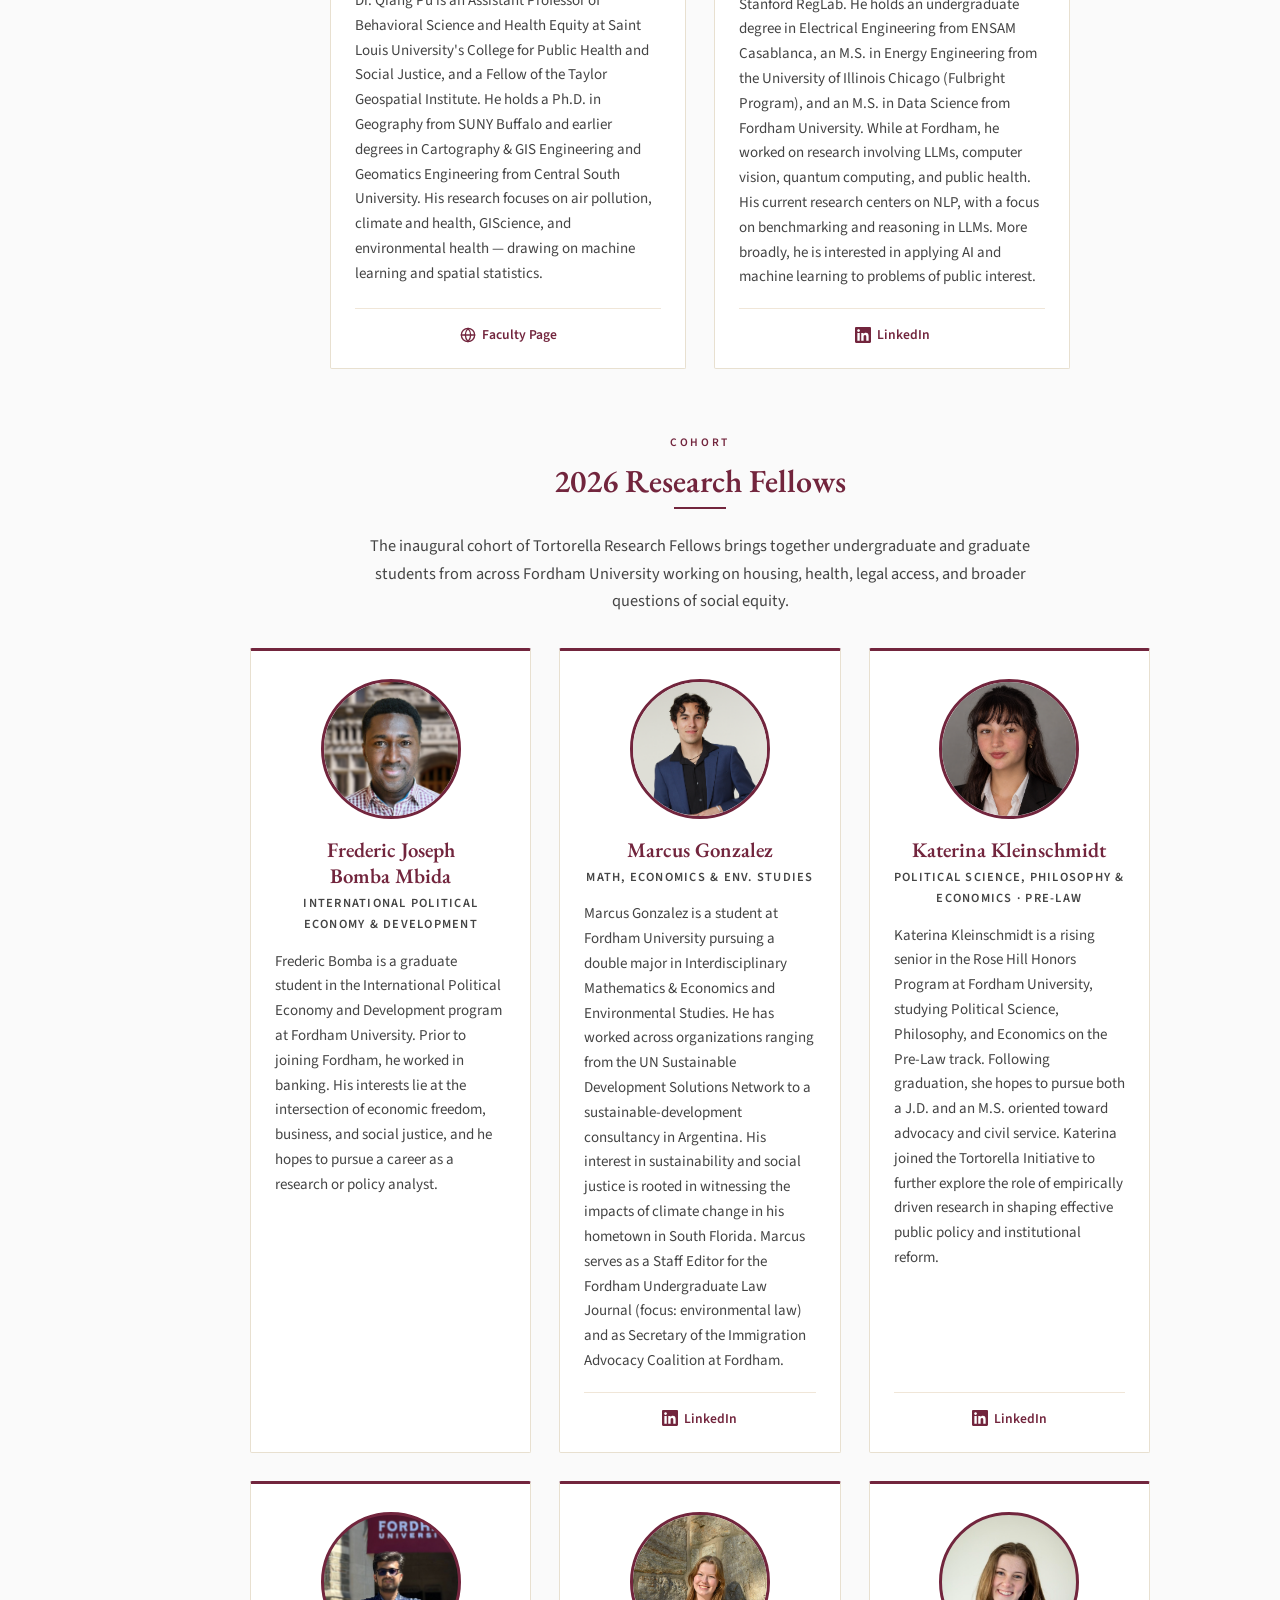
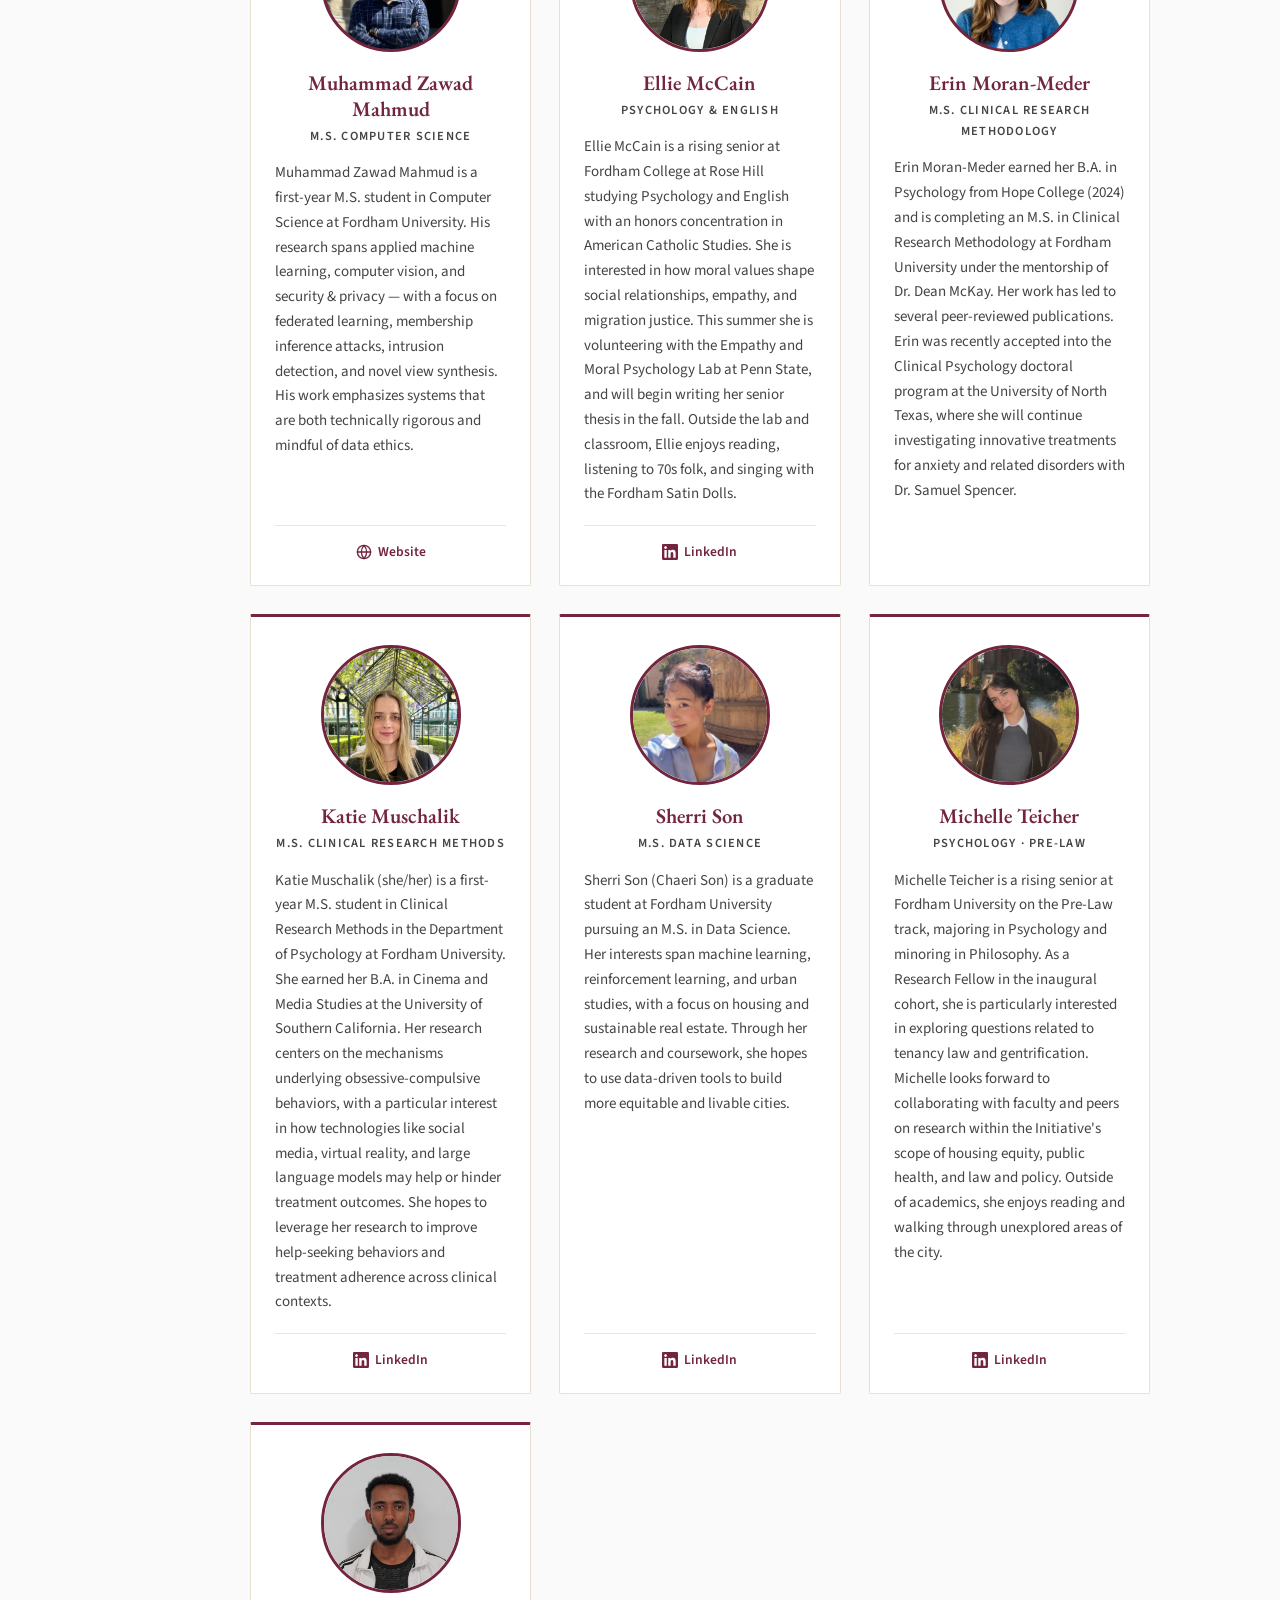
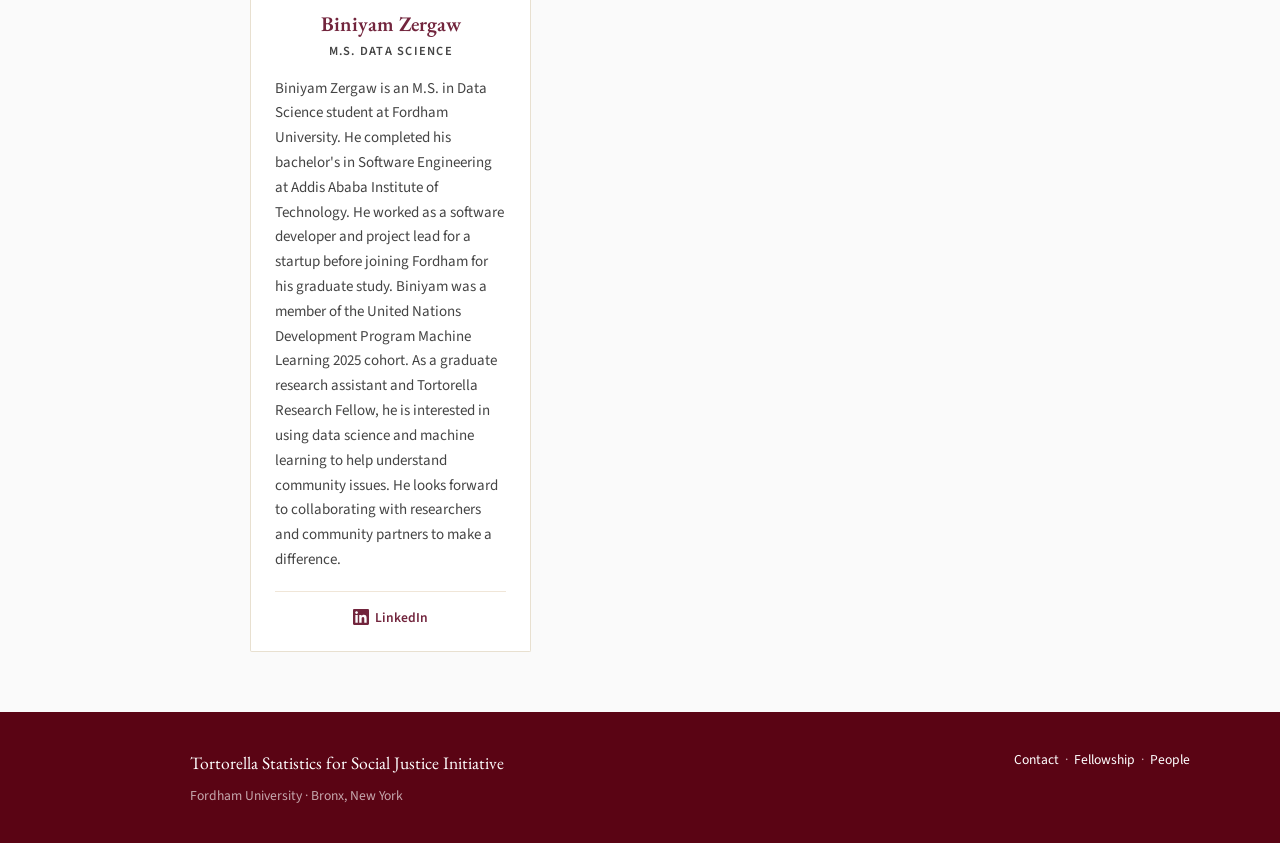
<file: people.html>
<!DOCTYPE html>
<html lang="en">
<head>
<meta charset="UTF-8"/>
<meta name="viewport" content="width=device-width, initial-scale=1.0"/>
<title>People — Tortorella Statistics for Social Justice Initiative</title>
<link href="https://fonts.googleapis.com/css2?family=EB+Garamond:ital,wght@0,400;0,600;1,400&family=Libre+Baskerville:ital,wght@0,400;0,700;1,400&family=Source+Sans+3:wght@300;400;600&display=swap" rel="stylesheet"/>
<link rel="icon" href="favicon.svg" type="image/svg+xml"/>
<link rel="stylesheet" href="styles.css"/>
</head>
<body>

<!-- HEADER -->
<header>
  <div class="header-inner">
    <div class="header-logo-area">
      <svg xmlns="http://www.w3.org/2000/svg" viewBox="0 0 120 120" width="140" height="140">
        <circle cx="60" cy="60" r="58" fill="none" stroke="white" stroke-width="1.5" opacity="0.2"/>
        <circle cx="46" cy="52" r="30" fill="none" stroke="white" stroke-width="2" opacity="0.7"/>
        <circle cx="74" cy="52" r="30" fill="none" stroke="white" stroke-width="2" opacity="0.7"/>
        <text x="60" y="62" text-anchor="middle" font-family="Georgia,serif" font-size="28" fill="white" font-weight="bold">Σ</text>
        <line x1="38" y1="84" x2="82" y2="84" stroke="white" stroke-width="1.5"/>
        <line x1="60" y1="76" x2="60" y2="94" stroke="white" stroke-width="1.5"/>
        <line x1="38" y1="84" x2="30" y2="93" stroke="white" stroke-width="1.2"/>
        <line x1="38" y1="84" x2="46" y2="93" stroke="white" stroke-width="1.2"/>
        <path d="M30,93 Q38,97 46,93" fill="none" stroke="white" stroke-width="1.2"/>
        <line x1="82" y1="84" x2="90" y2="93" stroke="white" stroke-width="1.2"/>
        <line x1="82" y1="84" x2="74" y2="93" stroke="white" stroke-width="1.2"/>
        <path d="M74,93 Q82,97 90,93" fill="none" stroke="white" stroke-width="1.2"/>
      </svg>
    </div>
    <div class="header-text">
      <h1><a href="index.html">Tortorella Statistics for<br>Social Justice Initiative</a></h1>
      <div class="tagline">Rigorous Data · Community Impact · Equitable Futures</div>
      <div class="fordham-badge">Fordham University · Bronx, New York</div>
    </div>
  </div>
</header>

<!-- NAVIGATION -->
<nav>
  <ul>
    <li><a href="index.html">Home</a></li>
    <li><a href="about.html">About</a></li>
    <li><a href="people.html" class="active">People</a></li>
    <li><a href="fellowship.html">Fellowship</a></li>
    <li><a href="contact.html">Contact</a></li>
  </ul>
</nav>

<!-- PAGE HERO -->
<div class="hero-strip">
  <div class="hero-strip-inner">
    <div class="eyebrow">People</div>
    <h1>Leadership, Mentors &amp; Fellows</h1>
    <p>
      The Tortorella Initiative brings together a Faculty Director, research mentors,
      and an inaugural cohort of student Research Fellows working at the intersection of
      quantitative methods and social justice.
    </p>
  </div>
</div>

<!-- MAIN -->
<div class="page-wrap" style="padding-top:0;">

  <!-- FACULTY DIRECTOR -->
  <section>
    <div class="subsection-header">
      <div class="section-label">Leadership</div>
      <h2>Faculty Director</h2>
      <div class="section-rule"></div>
    </div>
    <div class="faculty-card">
      <img src="photos/Chen.jpg" alt="Dr. Juntao Chen"/>
      <div class="faculty-info">
        <h3>Dr. Juntao Chen</h3>
        <div class="title">Faculty Director, Tortorella Statistics for Social Justice Initiative</div>
        <p>
          <strong>Department of Computer and Information Sciences</strong><br>
          Fordham University, New York
        </p>
        <p>
          Dr. Chen provides scholarly leadership for the initiative, overseeing research design, mentoring,
          and the academic direction of Tortorella Fellows. His research intersects computational methods, data science,
          and community-engaged scholarship, with a focus on applying rigorous quantitative approaches to problems
          of social significance.
        </p>
        <p>
          📧 <a href="mailto:jchen504@fordham.edu" style="font-weight:600;">jchen504@fordham.edu</a>
        </p>
      </div>
    </div>
  </section>

  <!-- RESEARCH MENTORS -->
  <section>
    <div class="subsection-header">
      <div class="section-label">Mentorship</div>
      <h2>Research Mentors</h2>
      <div class="section-rule"></div>
      <p>
        Tortorella Fellows are paired with research mentors who provide methodological
        guidance and collaborate with them on community-engaged projects.
      </p>
    </div>
    <div class="mentors-grid">

      <!-- MENTOR: Qiang Pu -->
      <div class="fellow-card">
        <img src="photos/Qiang.jpg" alt="Dr. Qiang Pu" class="fellow-photo" style="object-position:center 25%;"/>
        <div class="fellow-name">Dr. Qiang Pu</div>
        <div class="fellow-affiliation">Assistant Professor · Saint Louis University</div>
        <p class="fellow-bio">
          Dr. Qiang Pu is an Assistant Professor of Behavioral Science and Health Equity
          at Saint Louis University's College for Public Health and Social Justice, and
          a Fellow of the Taylor Geospatial Institute. He holds a Ph.D. in Geography
          from SUNY Buffalo and earlier degrees in Cartography &amp; GIS Engineering
          and Geomatics Engineering from Central South University. His research focuses
          on air pollution, climate and health, GIScience, and environmental health —
          drawing on machine learning and spatial statistics.
        </p>
        <div class="fellow-links">
          <a href="https://www.slu.edu/public-health-social-justice/faculty/pu-qiang.php" target="_blank" rel="noopener">
            <svg viewBox="0 0 24 24" fill="none" stroke="currentColor" stroke-width="2" stroke-linecap="round" stroke-linejoin="round" aria-hidden="true">
              <circle cx="12" cy="12" r="10"/>
              <line x1="2" y1="12" x2="22" y2="12"/>
              <path d="M12 2a15.3 15.3 0 0 1 4 10 15.3 15.3 0 0 1-4 10 15.3 15.3 0 0 1-4-10 15.3 15.3 0 0 1 4-10z"/>
            </svg>
            Faculty Page
          </a>
        </div>
      </div>

      <!-- MENTOR: Mohamed Afane -->
      <div class="fellow-card">
        <img src="photos/Mohamed.jpeg" alt="Mohamed Afane" class="fellow-photo"/>
        <div class="fellow-name">Mohamed Afane</div>
        <div class="fellow-affiliation">Research Fellow · Stanford RegLab</div>
        <p class="fellow-bio">
          Mohamed Afane is a Research Fellow at the Stanford RegLab. He holds an
          undergraduate degree in Electrical Engineering from ENSAM Casablanca, an M.S.
          in Energy Engineering from the University of Illinois Chicago (Fulbright
          Program), and an M.S. in Data Science from Fordham University. While at
          Fordham, he worked on research involving LLMs, computer vision, quantum
          computing, and public health. His current research centers on NLP, with a
          focus on benchmarking and reasoning in LLMs. More broadly, he is interested
          in applying AI and machine learning to problems of public interest.
        </p>
        <div class="fellow-links">
          <a href="https://www.linkedin.com/in/afane/" target="_blank" rel="noopener">
            <svg viewBox="0 0 24 24" fill="currentColor" aria-hidden="true">
              <path d="M20.45 20.45h-3.55v-5.57c0-1.33-.02-3.04-1.85-3.04-1.85 0-2.13 1.45-2.13 2.95v5.66H9.36V9h3.41v1.56h.05c.47-.9 1.63-1.85 3.36-1.85 3.6 0 4.27 2.37 4.27 5.45v6.29zM5.34 7.43c-1.14 0-2.07-.93-2.07-2.07s.93-2.07 2.07-2.07 2.07.93 2.07 2.07-.93 2.07-2.07 2.07zM7.12 20.45H3.56V9h3.56v11.45zM22.22 0H1.77C.79 0 0 .77 0 1.72v20.56C0 23.23.79 24 1.77 24h20.45c.98 0 1.77-.77 1.77-1.72V1.72C24 .77 23.21 0 22.22 0z"/>
            </svg>
            LinkedIn
          </a>
        </div>
      </div>

    </div>
  </section>

  <!-- 2026 FELLOWS -->
  <section>
    <div class="subsection-header">
      <div class="section-label">Cohort</div>
      <h2>2026 Research Fellows</h2>
      <div class="section-rule"></div>
      <p>
        The inaugural cohort of Tortorella Research Fellows brings together undergraduate
        and graduate students from across Fordham University working on housing, health,
        legal access, and broader questions of social equity.
      </p>
    </div>
    <div class="fellows-grid">

      <!-- FELLOW: Frederic Joseph Bomba Mbida -->
      <div class="fellow-card">
        <img src="photos/Fredric.jpg" alt="Frederic Joseph Bomba Mbida" class="fellow-photo"/>
        <div class="fellow-name">Frederic Joseph<br>Bomba Mbida</div>
        <div class="fellow-affiliation">International Political Economy &amp; Development</div>
        <p class="fellow-bio">
          Frederic Bomba is a graduate student in the International Political Economy and
          Development program at Fordham University. Prior to joining Fordham, he worked
          in banking. His interests lie at the intersection of economic freedom, business,
          and social justice, and he hopes to pursue a career as a research or policy analyst.
        </p>
      </div>

      <!-- FELLOW: Marcus Gonzalez -->
      <div class="fellow-card">
        <img src="photos/Marcus.jpg" alt="Marcus Gonzalez" class="fellow-photo"/>
        <div class="fellow-name">Marcus Gonzalez</div>
        <div class="fellow-affiliation">Math, Economics &amp; Env. Studies</div>
        <p class="fellow-bio">
          Marcus Gonzalez is a student at Fordham University pursuing a double major in
          Interdisciplinary Mathematics &amp; Economics and Environmental Studies. He has
          worked across organizations ranging from the UN Sustainable Development Solutions
          Network to a sustainable-development consultancy in Argentina. His interest in
          sustainability and social justice is rooted in witnessing the impacts of climate
          change in his hometown in South Florida. Marcus serves as a Staff Editor for the
          Fordham Undergraduate Law Journal (focus: environmental law) and as Secretary of
          the Immigration Advocacy Coalition at Fordham.
        </p>
        <div class="fellow-links">
          <a href="https://www.linkedin.com/in/marcuswgonzalez/" target="_blank" rel="noopener">
            <svg viewBox="0 0 24 24" fill="currentColor" aria-hidden="true">
              <path d="M20.45 20.45h-3.55v-5.57c0-1.33-.02-3.04-1.85-3.04-1.85 0-2.13 1.45-2.13 2.95v5.66H9.36V9h3.41v1.56h.05c.47-.9 1.63-1.85 3.36-1.85 3.6 0 4.27 2.37 4.27 5.45v6.29zM5.34 7.43c-1.14 0-2.07-.93-2.07-2.07s.93-2.07 2.07-2.07 2.07.93 2.07 2.07-.93 2.07-2.07 2.07zM7.12 20.45H3.56V9h3.56v11.45zM22.22 0H1.77C.79 0 0 .77 0 1.72v20.56C0 23.23.79 24 1.77 24h20.45c.98 0 1.77-.77 1.77-1.72V1.72C24 .77 23.21 0 22.22 0z"/>
            </svg>
            LinkedIn
          </a>
        </div>
      </div>

      <!-- FELLOW: Katerina Kleinschmidt -->
      <div class="fellow-card">
        <img src="photos/Katerina.png" alt="Katerina Kleinschmidt" class="fellow-photo"/>
        <div class="fellow-name">Katerina Kleinschmidt</div>
        <div class="fellow-affiliation">Political Science, Philosophy &amp; Economics · Pre-Law</div>
        <p class="fellow-bio">
          Katerina Kleinschmidt is a rising senior in the Rose Hill Honors Program at
          Fordham University, studying Political Science, Philosophy, and Economics on the
          Pre-Law track. Following graduation, she hopes to pursue both a J.D. and an M.S.
          oriented toward advocacy and civil service. Katerina joined the Tortorella
          Initiative to further explore the role of empirically driven research in shaping
          effective public policy and institutional reform.
        </p>
        <div class="fellow-links">
          <a href="https://www.linkedin.com/in/katerina-kleinschmidt/" target="_blank" rel="noopener">
            <svg viewBox="0 0 24 24" fill="currentColor" aria-hidden="true">
              <path d="M20.45 20.45h-3.55v-5.57c0-1.33-.02-3.04-1.85-3.04-1.85 0-2.13 1.45-2.13 2.95v5.66H9.36V9h3.41v1.56h.05c.47-.9 1.63-1.85 3.36-1.85 3.6 0 4.27 2.37 4.27 5.45v6.29zM5.34 7.43c-1.14 0-2.07-.93-2.07-2.07s.93-2.07 2.07-2.07 2.07.93 2.07 2.07-.93 2.07-2.07 2.07zM7.12 20.45H3.56V9h3.56v11.45zM22.22 0H1.77C.79 0 0 .77 0 1.72v20.56C0 23.23.79 24 1.77 24h20.45c.98 0 1.77-.77 1.77-1.72V1.72C24 .77 23.21 0 22.22 0z"/>
            </svg>
            LinkedIn
          </a>
        </div>
      </div>

      <!-- FELLOW: Muhammad Zawad Mahmud -->
      <div class="fellow-card">
        <div class="fellow-photo" role="img" aria-label="Muhammad Zawad Mahmud" style="background-image:url('photos/Muhammad.jpg'); background-size:220%; background-position:50% 70%; background-repeat:no-repeat;"></div>
        <div class="fellow-name">Muhammad Zawad Mahmud</div>
        <div class="fellow-affiliation">M.S. Computer Science</div>
        <p class="fellow-bio">
          Muhammad Zawad Mahmud is a first-year M.S. student in Computer Science at Fordham
          University. His research spans applied machine learning, computer vision, and
          security &amp; privacy — with a focus on federated learning, membership inference
          attacks, intrusion detection, and novel view synthesis. His work emphasizes systems
          that are both technically rigorous and mindful of data ethics.
        </p>
        <div class="fellow-links">
          <a href="https://zawadsadat.github.io/" target="_blank" rel="noopener">
            <svg viewBox="0 0 24 24" fill="none" stroke="currentColor" stroke-width="2" stroke-linecap="round" stroke-linejoin="round" aria-hidden="true">
              <circle cx="12" cy="12" r="10"/>
              <line x1="2" y1="12" x2="22" y2="12"/>
              <path d="M12 2a15.3 15.3 0 0 1 4 10 15.3 15.3 0 0 1-4 10 15.3 15.3 0 0 1-4-10 15.3 15.3 0 0 1 4-10z"/>
            </svg>
            Website
          </a>
        </div>
      </div>

      <!-- FELLOW: Ellie McCain -->
      <div class="fellow-card">
        <img src="photos/Ellie.jpg" alt="Ellie McCain" class="fellow-photo"/>
        <div class="fellow-name">Ellie McCain</div>
        <div class="fellow-affiliation">Psychology &amp; English</div>
        <p class="fellow-bio">
          Ellie McCain is a rising senior at Fordham College at Rose Hill studying Psychology
          and English with an honors concentration in American Catholic Studies. She is
          interested in how moral values shape social relationships, empathy, and migration
          justice. This summer she is volunteering with the Empathy and Moral Psychology Lab
          at Penn State, and will begin writing her senior thesis in the fall. Outside the
          lab and classroom, Ellie enjoys reading, listening to 70s folk, and singing with
          the Fordham Satin Dolls.
        </p>
        <div class="fellow-links">
          <a href="https://www.linkedin.com/in/elliemccain" target="_blank" rel="noopener">
            <svg viewBox="0 0 24 24" fill="currentColor" aria-hidden="true">
              <path d="M20.45 20.45h-3.55v-5.57c0-1.33-.02-3.04-1.85-3.04-1.85 0-2.13 1.45-2.13 2.95v5.66H9.36V9h3.41v1.56h.05c.47-.9 1.63-1.85 3.36-1.85 3.6 0 4.27 2.37 4.27 5.45v6.29zM5.34 7.43c-1.14 0-2.07-.93-2.07-2.07s.93-2.07 2.07-2.07 2.07.93 2.07 2.07-.93 2.07-2.07 2.07zM7.12 20.45H3.56V9h3.56v11.45zM22.22 0H1.77C.79 0 0 .77 0 1.72v20.56C0 23.23.79 24 1.77 24h20.45c.98 0 1.77-.77 1.77-1.72V1.72C24 .77 23.21 0 22.22 0z"/>
            </svg>
            LinkedIn
          </a>
        </div>
      </div>

      <!-- FELLOW: Erin Moran-Meder -->
      <div class="fellow-card">
        <div class="fellow-photo" role="img" aria-label="Erin Moran-Meder" style="background-image:url('photos/Erin.jpg'); background-size:150%; background-position:55% 25%; background-repeat:no-repeat;"></div>
        <div class="fellow-name">Erin Moran-Meder</div>
        <div class="fellow-affiliation">M.S. Clinical Research Methodology</div>
        <p class="fellow-bio">
          Erin Moran-Meder earned her B.A. in Psychology from Hope College (2024) and is
          completing an M.S. in Clinical Research Methodology at Fordham University under
          the mentorship of Dr. Dean McKay. Her work has led to several peer-reviewed
          publications. Erin was recently accepted into the Clinical Psychology doctoral
          program at the University of North Texas, where she will continue investigating
          innovative treatments for anxiety and related disorders with Dr. Samuel Spencer.
        </p>
      </div>

      <!-- FELLOW: Katie Muschalik -->
      <div class="fellow-card">
        <img src="photos/Katie.jpeg" alt="Katie Muschalik" class="fellow-photo"/>
        <div class="fellow-name">Katie Muschalik</div>
        <div class="fellow-affiliation">M.S. Clinical Research Methods</div>
        <p class="fellow-bio">
          Katie Muschalik (she/her) is a first-year M.S. student in Clinical Research Methods
          in the Department of Psychology at Fordham University. She earned her B.A. in
          Cinema and Media Studies at the University of Southern California. Her research
          centers on the mechanisms underlying obsessive-compulsive behaviors, with a
          particular interest in how technologies like social media, virtual reality, and
          large language models may help or hinder treatment outcomes. She hopes to leverage
          her research to improve help-seeking behaviors and treatment adherence across
          clinical contexts.
        </p>
        <div class="fellow-links">
          <a href="https://www.linkedin.com/in/katie-muschalik-556ab1175" target="_blank" rel="noopener">
            <svg viewBox="0 0 24 24" fill="currentColor" aria-hidden="true">
              <path d="M20.45 20.45h-3.55v-5.57c0-1.33-.02-3.04-1.85-3.04-1.85 0-2.13 1.45-2.13 2.95v5.66H9.36V9h3.41v1.56h.05c.47-.9 1.63-1.85 3.36-1.85 3.6 0 4.27 2.37 4.27 5.45v6.29zM5.34 7.43c-1.14 0-2.07-.93-2.07-2.07s.93-2.07 2.07-2.07 2.07.93 2.07 2.07-.93 2.07-2.07 2.07zM7.12 20.45H3.56V9h3.56v11.45zM22.22 0H1.77C.79 0 0 .77 0 1.72v20.56C0 23.23.79 24 1.77 24h20.45c.98 0 1.77-.77 1.77-1.72V1.72C24 .77 23.21 0 22.22 0z"/>
            </svg>
            LinkedIn
          </a>
        </div>
      </div>

      <!-- FELLOW: Sherri Son -->
      <div class="fellow-card">
        <img src="photos/Sherri.JPG" alt="Sherri Son" class="fellow-photo"/>
        <div class="fellow-name">Sherri Son</div>
        <div class="fellow-affiliation">M.S. Data Science</div>
        <p class="fellow-bio">
          Sherri Son (Chaeri Son) is a graduate student at Fordham University pursuing an M.S.
          in Data Science. Her interests span machine learning, reinforcement learning, and
          urban studies, with a focus on housing and sustainable real estate. Through her
          research and coursework, she hopes to use data-driven tools to build more equitable
          and livable cities.
        </p>
        <div class="fellow-links">
          <a href="https://www.linkedin.com/in/sherri-son/" target="_blank" rel="noopener">
            <svg viewBox="0 0 24 24" fill="currentColor" aria-hidden="true">
              <path d="M20.45 20.45h-3.55v-5.57c0-1.33-.02-3.04-1.85-3.04-1.85 0-2.13 1.45-2.13 2.95v5.66H9.36V9h3.41v1.56h.05c.47-.9 1.63-1.85 3.36-1.85 3.6 0 4.27 2.37 4.27 5.45v6.29zM5.34 7.43c-1.14 0-2.07-.93-2.07-2.07s.93-2.07 2.07-2.07 2.07.93 2.07 2.07-.93 2.07-2.07 2.07zM7.12 20.45H3.56V9h3.56v11.45zM22.22 0H1.77C.79 0 0 .77 0 1.72v20.56C0 23.23.79 24 1.77 24h20.45c.98 0 1.77-.77 1.77-1.72V1.72C24 .77 23.21 0 22.22 0z"/>
            </svg>
            LinkedIn
          </a>
        </div>
      </div>

      <!-- FELLOW: Michelle Teicher -->
      <div class="fellow-card">
        <img src="photos/Michelle.png" alt="Michelle Teicher" class="fellow-photo"/>
        <div class="fellow-name">Michelle Teicher</div>
        <div class="fellow-affiliation">Psychology · Pre-Law</div>
        <p class="fellow-bio">
          Michelle Teicher is a rising senior at Fordham University on the Pre-Law track,
          majoring in Psychology and minoring in Philosophy. As a Research Fellow in the
          inaugural cohort, she is particularly interested in exploring questions related
          to tenancy law and gentrification. Michelle looks forward to collaborating with
          faculty and peers on research within the Initiative's scope of housing equity,
          public health, and law and policy. Outside of academics, she enjoys reading and
          walking through unexplored areas of the city.
        </p>
        <div class="fellow-links">
          <a href="https://www.linkedin.com/in/michelle-teicher" target="_blank" rel="noopener">
            <svg viewBox="0 0 24 24" fill="currentColor" aria-hidden="true">
              <path d="M20.45 20.45h-3.55v-5.57c0-1.33-.02-3.04-1.85-3.04-1.85 0-2.13 1.45-2.13 2.95v5.66H9.36V9h3.41v1.56h.05c.47-.9 1.63-1.85 3.36-1.85 3.6 0 4.27 2.37 4.27 5.45v6.29zM5.34 7.43c-1.14 0-2.07-.93-2.07-2.07s.93-2.07 2.07-2.07 2.07.93 2.07 2.07-.93 2.07-2.07 2.07zM7.12 20.45H3.56V9h3.56v11.45zM22.22 0H1.77C.79 0 0 .77 0 1.72v20.56C0 23.23.79 24 1.77 24h20.45c.98 0 1.77-.77 1.77-1.72V1.72C24 .77 23.21 0 22.22 0z"/>
            </svg>
            LinkedIn
          </a>
        </div>
      </div>

      <!-- FELLOW: Biniyam Zergaw -->
      <div class="fellow-card">
        <img src="photos/Biniyam.JPG" alt="Biniyam Zergaw" class="fellow-photo"/>
        <div class="fellow-name">Biniyam Zergaw</div>
        <div class="fellow-affiliation">M.S. Data Science</div>
        <p class="fellow-bio">
          Biniyam Zergaw is an M.S. in Data Science student at Fordham University. He
          completed his bachelor's in Software Engineering at Addis Ababa Institute of
          Technology. He worked as a software developer and project lead for a startup
          before joining Fordham for his graduate study. Biniyam was a member of the
          United Nations Development Program Machine Learning 2025 cohort. As a graduate
          research assistant and Tortorella Research Fellow, he is interested in using
          data science and machine learning to help understand community issues. He looks
          forward to collaborating with researchers and community partners to make a
          difference.
        </p>
        <div class="fellow-links">
          <a href="https://www.linkedin.com/in/biniyam-demissew/" target="_blank" rel="noopener">
            <svg viewBox="0 0 24 24" fill="currentColor" aria-hidden="true">
              <path d="M20.45 20.45h-3.55v-5.57c0-1.33-.02-3.04-1.85-3.04-1.85 0-2.13 1.45-2.13 2.95v5.66H9.36V9h3.41v1.56h.05c.47-.9 1.63-1.85 3.36-1.85 3.6 0 4.27 2.37 4.27 5.45v6.29zM5.34 7.43c-1.14 0-2.07-.93-2.07-2.07s.93-2.07 2.07-2.07 2.07.93 2.07 2.07-.93 2.07-2.07 2.07zM7.12 20.45H3.56V9h3.56v11.45zM22.22 0H1.77C.79 0 0 .77 0 1.72v20.56C0 23.23.79 24 1.77 24h20.45c.98 0 1.77-.77 1.77-1.72V1.72C24 .77 23.21 0 22.22 0z"/>
            </svg>
            LinkedIn
          </a>
        </div>
      </div>

    </div>
  </section>

</div>

<!-- FOOTER -->
<footer>
  <div class="footer-inner">
    <div>
      <div class="footer-brand">Tortorella Statistics for Social Justice Initiative</div>
      <div>Fordham University · Bronx, New York</div>
    </div>
    <div>
      <a href="contact.html">Contact</a> &nbsp;·&nbsp;
      <a href="fellowship.html">Fellowship</a> &nbsp;·&nbsp;
      <a href="people.html">People</a>
    </div>
  </div>
</footer>

</body>
</html>
</file>
<file: styles.css>
/* =====================================================
   Tortorella Statistics for Social Justice Initiative
   Shared stylesheet (used by all pages)
   ===================================================== */

:root {
  --maroon: #72253D;
  --maroon-dark: #5A0414;
  --navy: #72253D;
  --navy-dark: #5A0414;
  --accent: #ffffff;
  --gold: #ffffff;
  --text: #1c1c1c;
  --text-muted: #444;
  --bg: #fafafa;
  --bg-warm: #f7f1f3;
  --rule: #c0788a;
  --link: #72253D;
}

* { margin: 0; padding: 0; box-sizing: border-box; }

body {
  font-family: 'Source Sans 3', sans-serif;
  background: var(--bg);
  color: var(--text);
  line-height: 1.7;
}

/* ── HEADER ── */
header {
  background: linear-gradient(135deg, #5A0414 0%, #72253D 100%);
  color: white;
  padding: 0;
  position: relative;
  overflow: hidden;
}
header::before {
  content: '';
  position: absolute;
  inset: 0;
  background: repeating-linear-gradient(
    45deg,
    transparent,
    transparent 60px,
    rgba(255,255,255,0.04) 60px,
    rgba(255,255,255,0.04) 61px
  );
}
.header-inner {
  max-width: 1100px;
  margin: 0 auto;
  padding: 40px 40px 32px 160px;
}
.header-logo-area {
  position: absolute;
  left: max(20px, calc((100vw - 1100px) / 2 - 40px));
  top: 50%;
  transform: translateY(-50%);
}
.header-logo-area svg { display: block; }
.header-text { /* normal block flow inside header-inner */ }
.header-text h1 {
  font-family: 'EB Garamond', serif;
  font-size: 2.4rem;
  font-weight: 600;
  letter-spacing: 0.02em;
  line-height: 1.2;
  color: white;
}
.header-text h1 a { color: white; text-decoration: none; }
.header-text .tagline {
  margin-top: 10px;
  font-size: 1rem;
  color: rgba(255,255,255,0.85);
  letter-spacing: 0.06em;
  font-weight: 300;
}
.header-text .fordham-badge {
  display: inline-block;
  margin-top: 16px;
  border: 1px solid rgba(255,255,255,0.4);
  border-radius: 2px;
  padding: 4px 12px;
  font-size: 0.78rem;
  letter-spacing: 0.14em;
  color: white;
  text-transform: uppercase;
}

/* ── NAV ── */
nav {
  background: var(--navy-dark);
  border-top: 1px solid rgba(255,255,255,0.2);
}
nav ul {
  max-width: 1100px;
  margin: 0 auto;
  padding: 0 40px 0 140px;
  list-style: none;
  display: flex;
  gap: 0;
}
nav ul li a {
  display: block;
  padding: 13px 20px;
  color: rgba(255,255,255,0.85);
  text-decoration: none;
  font-size: 0.82rem;
  letter-spacing: 0.1em;
  text-transform: uppercase;
  transition: color 0.2s;
  border-bottom: 2px solid transparent;
}
nav ul li a:hover { color: white; border-bottom-color: white; }
nav ul li a.active { color: white; border-bottom-color: white; }

/* ── LAYOUT ── */
.page-wrap { max-width: 1100px; margin: 0 auto; padding: 60px 40px 60px 160px; }

section { margin-bottom: 64px; }
section:last-child { margin-bottom: 0; }

.section-label {
  font-size: 0.72rem;
  letter-spacing: 0.22em;
  text-transform: uppercase;
  color: var(--maroon);
  font-weight: 600;
  margin-bottom: 8px;
}
h2 {
  font-family: 'EB Garamond', serif;
  font-size: 2rem;
  font-weight: 600;
  color: var(--maroon);
  line-height: 1.25;
  margin-bottom: 6px;
}
.section-rule {
  width: 52px;
  height: 2px;
  background: var(--maroon);
  margin-bottom: 24px;
}
p { margin-bottom: 16px; color: var(--text-muted); font-size: 1.02rem; }
p:last-child { margin-bottom: 0; }

/* ── HERO STRIP (used on multiple pages) ── */
.hero-strip {
  background: linear-gradient(135deg, #72253D 0%, #5A0414 100%);
  color: white;
  padding: 52px 40px;
  margin-bottom: 64px;
  position: relative;
  overflow: hidden;
}
.hero-strip.with-quote::after {
  content: '"';
  position: absolute;
  right: 60px;
  top: -10px;
  font-family: 'EB Garamond', serif;
  font-size: 18rem;
  color: rgba(255,255,255,0.07);
  line-height: 1;
  pointer-events: none;
}
.hero-strip-inner { max-width: 1020px; margin: 0 auto; padding-left: 120px; }
.hero-strip blockquote {
  font-family: 'EB Garamond', serif;
  font-size: 1.55rem;
  font-style: italic;
  line-height: 1.5;
  color: #ffffff;
  text-shadow: 0 1px 3px rgba(0,0,0,0.3);
  margin-bottom: 16px;
  max-width: 760px;
}
.hero-strip cite {
  font-size: 0.85rem;
  color: #ffffff;
  letter-spacing: 0.08em;
  font-style: normal;
  text-shadow: 0 1px 2px rgba(0,0,0,0.25);
}
.hero-strip .eyebrow {
  font-size: 0.75rem;
  letter-spacing: 0.22em;
  text-transform: uppercase;
  color: rgba(255,255,255,0.8);
  margin-bottom: 12px;
}
.hero-strip h1 {
  font-family: 'EB Garamond', serif;
  font-size: 2.2rem;
  font-weight: 600;
  line-height: 1.25;
  margin-bottom: 14px;
  color: white;
}
.hero-strip p {
  color: rgba(255,255,255,0.88);
  font-size: 1.02rem;
  max-width: 780px;
  margin-bottom: 0;
}

/* ── TWO COLUMN ── */
.two-col { display: grid; grid-template-columns: 1fr 1fr; gap: 40px; }
@media (max-width: 720px) { .two-col { grid-template-columns: 1fr; } }

/* ── CARD GRID (mission cards) ── */
.card-grid { display: grid; grid-template-columns: repeat(3, 1fr); gap: 20px; }
@media (max-width: 860px) { .card-grid { grid-template-columns: 1fr 1fr; } }
@media (max-width: 540px) { .card-grid { grid-template-columns: 1fr; } }

.card {
  background: white;
  border: 1px solid #e8e0d0;
  border-top: 3px solid var(--maroon);
  padding: 24px 22px;
  border-radius: 2px;
}
.card h3 {
  font-family: 'EB Garamond', serif;
  font-size: 1.15rem;
  color: var(--maroon);
  margin-bottom: 8px;
}
.card p { font-size: 0.93rem; color: var(--text-muted); margin: 0; }
.card .icon {
  font-size: 1.6rem;
  margin-bottom: 12px;
  display: block;
}

/* ── FOCUS AREAS ── */
.focus-list {
  display: flex;
  flex-wrap: wrap;
  gap: 10px;
  margin-top: 16px;
}
.focus-tag {
  background: var(--maroon);
  color: white;
  padding: 7px 16px;
  border-radius: 2px;
  font-size: 0.84rem;
  letter-spacing: 0.04em;
  border-left: 3px solid var(--gold);
}

/* ── FACULTY CARD (used on People page for Dr. Chen) ── */
.faculty-card {
  display: flex;
  gap: 28px;
  background: white;
  border: 1px solid #e8e0d0;
  padding: 28px 28px;
  border-radius: 2px;
  align-items: flex-start;
}
.faculty-card img {
  width: 100px;
  height: 100px;
  border-radius: 50%;
  object-fit: cover;
  object-position: center top;
  border: 2px solid var(--maroon);
  flex-shrink: 0;
}
.faculty-info h3 {
  font-family: 'EB Garamond', serif;
  font-size: 1.35rem;
  color: var(--maroon);
  margin-bottom: 2px;
}
.faculty-info .title {
  font-size: 0.87rem;
  color: var(--text-muted);
  letter-spacing: 0.05em;
  margin-bottom: 10px;
}
.faculty-info p { font-size: 0.95rem; color: var(--text-muted); margin-bottom: 10px; }
.faculty-info a { color: var(--maroon); font-size: 0.9rem; }

/* ── PROGRAM STEPS ── */
.steps { counter-reset: step; display: flex; flex-direction: column; gap: 0; }
.step {
  display: flex;
  gap: 20px;
  padding: 24px 0;
  border-bottom: 1px solid #e8e0d0;
}
.step:last-child { border-bottom: none; }
.step-num {
  counter-increment: step;
  flex-shrink: 0;
  width: 42px;
  height: 42px;
  background: var(--maroon);
  color: white;
  display: flex;
  align-items: center;
  justify-content: center;
  font-family: 'EB Garamond', serif;
  font-size: 1.3rem;
  font-weight: 600;
  border-radius: 50%;
}
.step-body h3 {
  font-family: 'EB Garamond', serif;
  font-size: 1.15rem;
  color: var(--maroon);
  margin-bottom: 6px;
}
.step-body p { font-size: 0.95rem; color: var(--text-muted); margin: 0; }

/* ── FELLOWSHIP BANNER ── */
.fellowship-banner {
  background: linear-gradient(135deg, #72253D 0%, #5A0414 100%);
  border-left: 5px solid var(--gold);
  padding: 40px 40px;
  color: white;
  border-radius: 2px;
  position: relative;
  overflow: hidden;
}
.fellowship-banner::before {
  content: '2026';
  position: absolute;
  right: 30px;
  top: 50%;
  transform: translateY(-50%);
  font-family: 'EB Garamond', serif;
  font-size: 7rem;
  color: rgba(255,255,255,0.1);
  font-weight: 600;
  pointer-events: none;
  line-height: 1;
}
.fellowship-banner .eyebrow {
  font-size: 0.75rem;
  letter-spacing: 0.22em;
  text-transform: uppercase;
  color: white;
  margin-bottom: 10px;
}
.fellowship-banner h2 {
  color: white;
  font-size: 1.8rem;
  margin-bottom: 16px;
}
.fellowship-banner p { color: rgba(255,255,255,0.80); margin-bottom: 12px; font-size: 1rem; }
.fellowship-banner ul {
  padding-left: 20px;
  color: rgba(255,255,255,0.80);
  font-size: 0.95rem;
  margin-bottom: 20px;
  line-height: 1.9;
}
.fellowship-banner .detail-grid {
  display: grid;
  grid-template-columns: 1fr 1fr;
  gap: 16px;
  margin: 20px 0 24px;
}
.fellowship-banner .detail-item {
  background: rgba(255,255,255,0.06);
  border: 1px solid rgba(255,255,255,0.25);
  padding: 14px 16px;
  border-radius: 2px;
}
.fellowship-banner .detail-item .label {
  font-size: 0.7rem;
  letter-spacing: 0.16em;
  text-transform: uppercase;
  color: white;
  margin-bottom: 4px;
}
.fellowship-banner .detail-item .value {
  color: white;
  font-size: 0.95rem;
}
.fellowship-banner .status-callout {
  background: rgba(255,255,255,0.12);
  border: 1px solid rgba(255,255,255,0.4);
  border-left: 4px solid white;
  padding: 14px 18px;
  margin: 20px 0;
  border-radius: 2px;
}
.fellowship-banner .status-callout .label {
  font-size: 0.72rem;
  letter-spacing: 0.18em;
  text-transform: uppercase;
  color: rgba(255,255,255,0.7);
}
.fellowship-banner .status-callout .headline {
  font-size: 1.15rem;
  font-weight: 700;
  color: white;
}
.fellowship-banner .status-callout .note {
  font-size: 0.88rem;
  color: rgba(255,255,255,0.8);
}

/* ── BUTTONS ── */
.btn {
  display: inline-block;
  background: white;
  color: #5A0414;
  padding: 12px 28px;
  font-size: 0.85rem;
  font-weight: 700;
  letter-spacing: 0.1em;
  text-transform: uppercase;
  text-decoration: none;
  border-radius: 2px;
  transition: background 0.2s, color 0.2s;
}
.btn:hover { background: #f0e0e4; color: #5A0414; }
.btn-outline {
  background: transparent;
  border: 1px solid rgba(255,255,255,0.8);
  color: white;
  margin-left: 12px;
}
.btn-outline:hover { background: rgba(255,255,255,0.15); }
.btn-disabled {
  background: rgba(255,255,255,0.18);
  color: rgba(255,255,255,0.7);
  cursor: not-allowed;
  border: 1px solid rgba(255,255,255,0.25);
}
.btn-disabled:hover { background: rgba(255,255,255,0.18); color: rgba(255,255,255,0.7); }

/* Maroon button variant for light backgrounds (home page CTAs) */
.btn-maroon {
  background: var(--maroon);
  color: white;
}
.btn-maroon:hover { background: var(--maroon-dark); color: white; }

/* ── HOME PAGE QUICK LINKS ── */
.quick-links {
  display: grid;
  grid-template-columns: repeat(4, 1fr);
  gap: 20px;
  margin-top: 24px;
}
@media (max-width: 860px) { .quick-links { grid-template-columns: repeat(2, 1fr); } }
@media (max-width: 480px) { .quick-links { grid-template-columns: 1fr; } }
.quick-link {
  background: white;
  border: 1px solid #e8e0d0;
  border-top: 3px solid var(--maroon);
  padding: 24px 22px;
  border-radius: 2px;
  text-decoration: none;
  color: var(--text);
  transition: transform 0.15s, box-shadow 0.15s;
  display: block;
}
.quick-link:hover {
  transform: translateY(-2px);
  box-shadow: 0 8px 18px rgba(114,37,61,0.08);
}
.quick-link h3 {
  font-family: 'EB Garamond', serif;
  font-size: 1.2rem;
  color: var(--maroon);
  margin-bottom: 6px;
}
.quick-link p { font-size: 0.9rem; color: var(--text-muted); margin: 0; }
.quick-link .arrow {
  display: inline-block;
  margin-top: 10px;
  font-size: 0.85rem;
  color: var(--maroon);
  font-weight: 600;
}

/* ── PARTNERS / CCEL ── */
.partner-box {
  background: #f7f1f3;
  border: 1px solid #e0d8c8;
  padding: 28px 28px;
  border-radius: 2px;
}
.partner-box h3 {
  font-family: 'EB Garamond', serif;
  font-size: 1.15rem;
  color: var(--maroon);
  margin-bottom: 8px;
}
.partner-box p { font-size: 0.94rem; }

/* ── PEOPLE: FELLOWS GRID ── */
.fellows-grid {
  display: grid;
  grid-template-columns: repeat(3, 1fr);
  gap: 28px;
}
@media (max-width: 900px) { .fellows-grid { grid-template-columns: repeat(2, 1fr); } }
@media (max-width: 560px) { .fellows-grid { grid-template-columns: 1fr; } }

/* ── PEOPLE: MENTORS GRID (2-up, centered, narrower) ── */
.mentors-grid {
  display: grid;
  grid-template-columns: repeat(2, 1fr);
  gap: 28px;
  max-width: 740px;
  margin: 0 auto;
}
@media (max-width: 560px) { .mentors-grid { grid-template-columns: 1fr; } }

.subsection-header {
  text-align: center;
  margin-bottom: 32px;
}
.subsection-header .section-rule {
  margin-left: auto;
  margin-right: auto;
}
.subsection-header p {
  max-width: 680px;
  margin: 12px auto 0;
}

.fellow-card {
  background: white;
  border: 1px solid #e8e0d0;
  border-top: 3px solid var(--maroon);
  padding: 28px 24px 22px;
  border-radius: 2px;
  display: flex;
  flex-direction: column;
  align-items: center;
  text-align: center;
}
.fellow-photo {
  width: 140px;
  height: 140px;
  border-radius: 50%;
  object-fit: cover;
  object-position: center top;
  border: 3px solid var(--maroon);
  background: var(--bg-warm);
  margin-bottom: 18px;
}
.fellow-photo.placeholder {
  display: flex;
  align-items: center;
  justify-content: center;
  color: var(--maroon);
  font-family: 'EB Garamond', serif;
  font-size: 2.6rem;
  background: linear-gradient(135deg, #f7f1f3, #ede2e6);
}
.fellow-name {
  font-family: 'EB Garamond', serif;
  font-size: 1.3rem;
  font-weight: 600;
  color: var(--maroon);
  line-height: 1.25;
  margin-bottom: 4px;
}
.fellow-affiliation {
  font-size: 0.78rem;
  letter-spacing: 0.1em;
  text-transform: uppercase;
  color: var(--text-muted);
  margin-bottom: 14px;
  font-weight: 600;
}
.fellow-bio {
  font-size: 0.94rem;
  color: var(--text-muted);
  line-height: 1.65;
  text-align: left;
  margin-bottom: 18px;
  flex-grow: 1;
}
.fellow-links {
  display: flex;
  gap: 12px;
  justify-content: center;
  padding-top: 14px;
  border-top: 1px solid #f0e6d8;
  width: 100%;
}
.fellow-links a {
  display: inline-flex;
  align-items: center;
  gap: 6px;
  color: var(--maroon);
  text-decoration: none;
  font-size: 0.85rem;
  font-weight: 600;
  transition: color 0.2s;
}
.fellow-links a:hover { color: var(--maroon-dark); }
.fellow-links svg { width: 16px; height: 16px; }
.fellow-placeholder-text {
  color: #999;
  font-style: italic;
  font-size: 0.9rem;
  margin-bottom: 18px;
  flex-grow: 1;
}

/* ── CONTACT BLOCK ── */
.contact-block {
  background: white;
  border: 1px solid #e8e0d0;
  border-left: 4px solid var(--maroon);
  padding: 28px 32px;
  border-radius: 2px;
  margin-bottom: 24px;
}
.contact-block h3 {
  font-family: 'EB Garamond', serif;
  color: var(--maroon);
  font-size: 1.3rem;
  margin-bottom: 8px;
}
.contact-block p { font-size: 0.98rem; }
.contact-block a { color: var(--maroon); font-weight: 600; text-decoration: none; }
.contact-block a:hover { text-decoration: underline; }

/* ── FOOTER ── */
footer {
  background: var(--navy-dark);
  color: rgba(255,255,255,0.65);
  padding: 36px 40px;
  font-size: 0.85rem;
}
.footer-inner {
  max-width: 1100px;
  margin: 0 auto;
  padding-left: 100px;
  display: flex;
  justify-content: space-between;
  align-items: flex-start;
  gap: 32px;
  flex-wrap: wrap;
}
footer a { color: white; text-decoration: none; }
footer a:hover { text-decoration: underline; }
.footer-brand {
  color: white;
  font-family: 'EB Garamond', serif;
  font-size: 1.1rem;
  margin-bottom: 6px;
}
</file>
